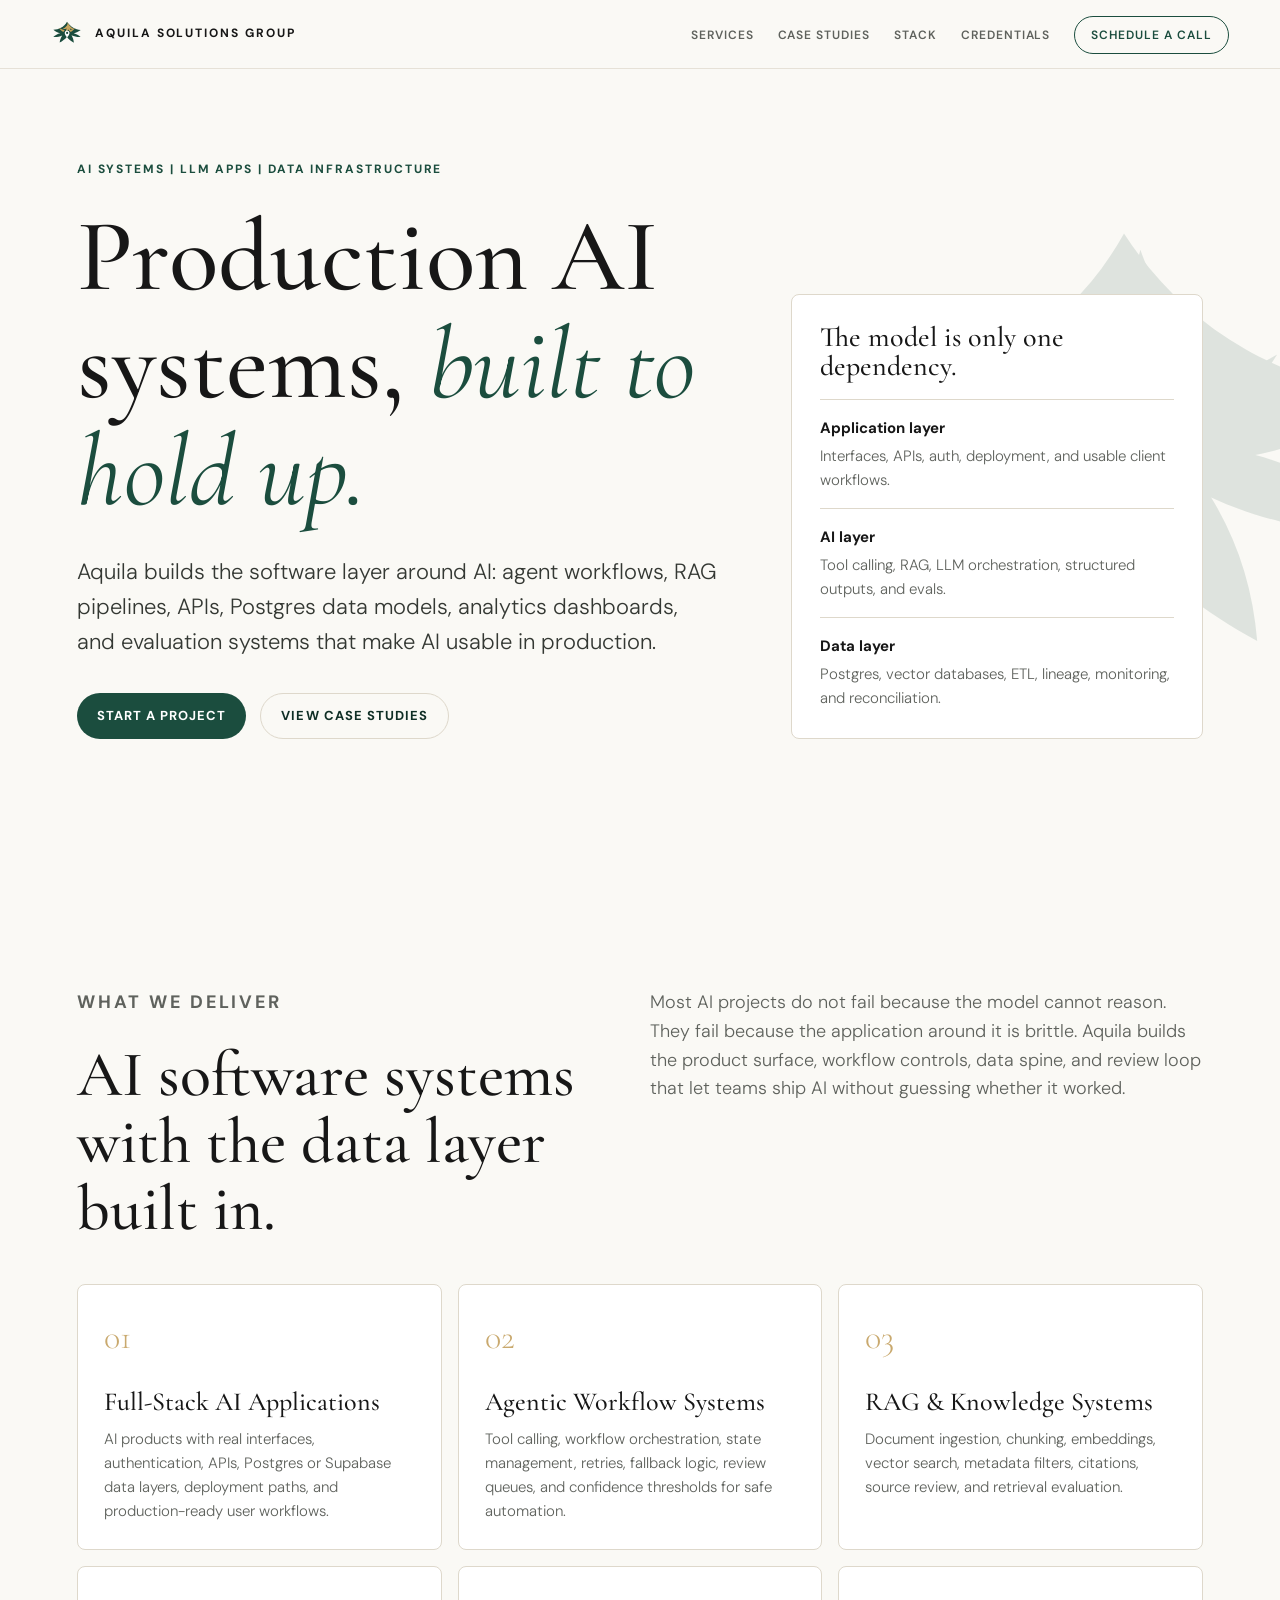
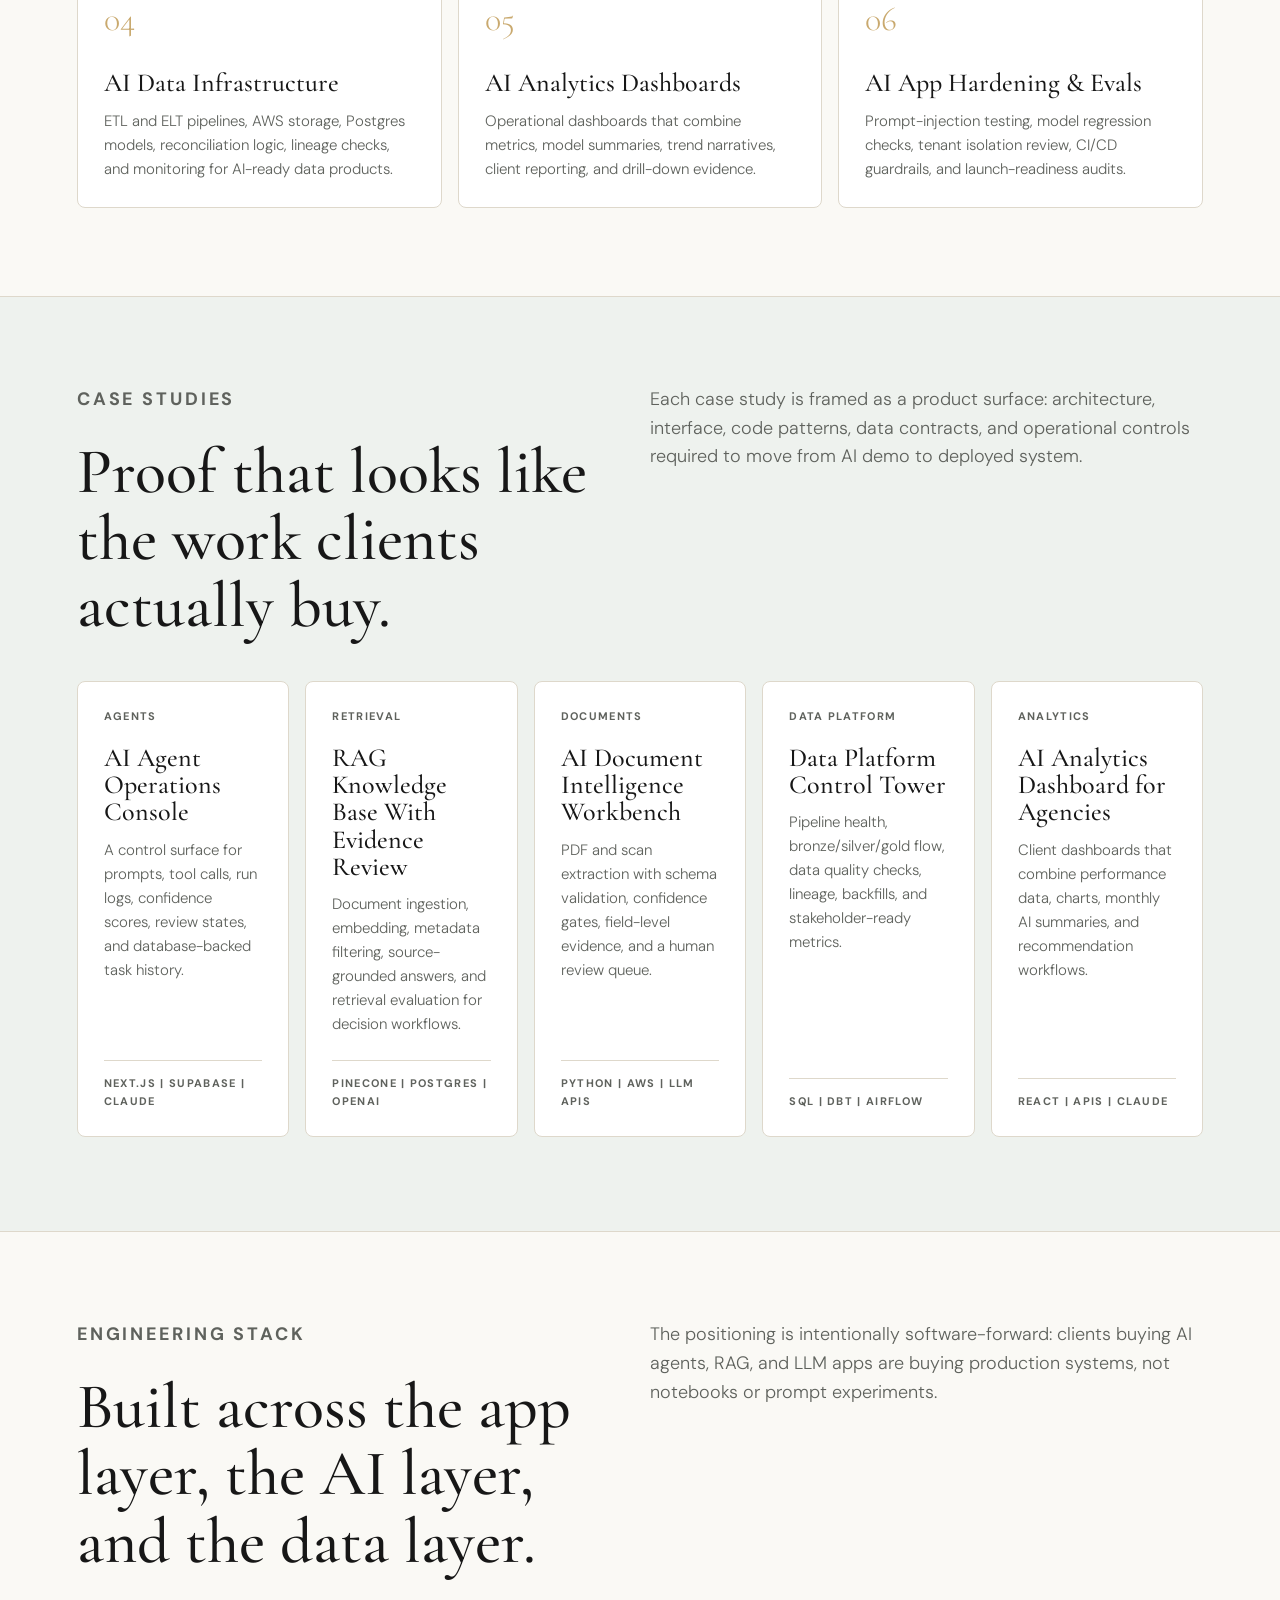
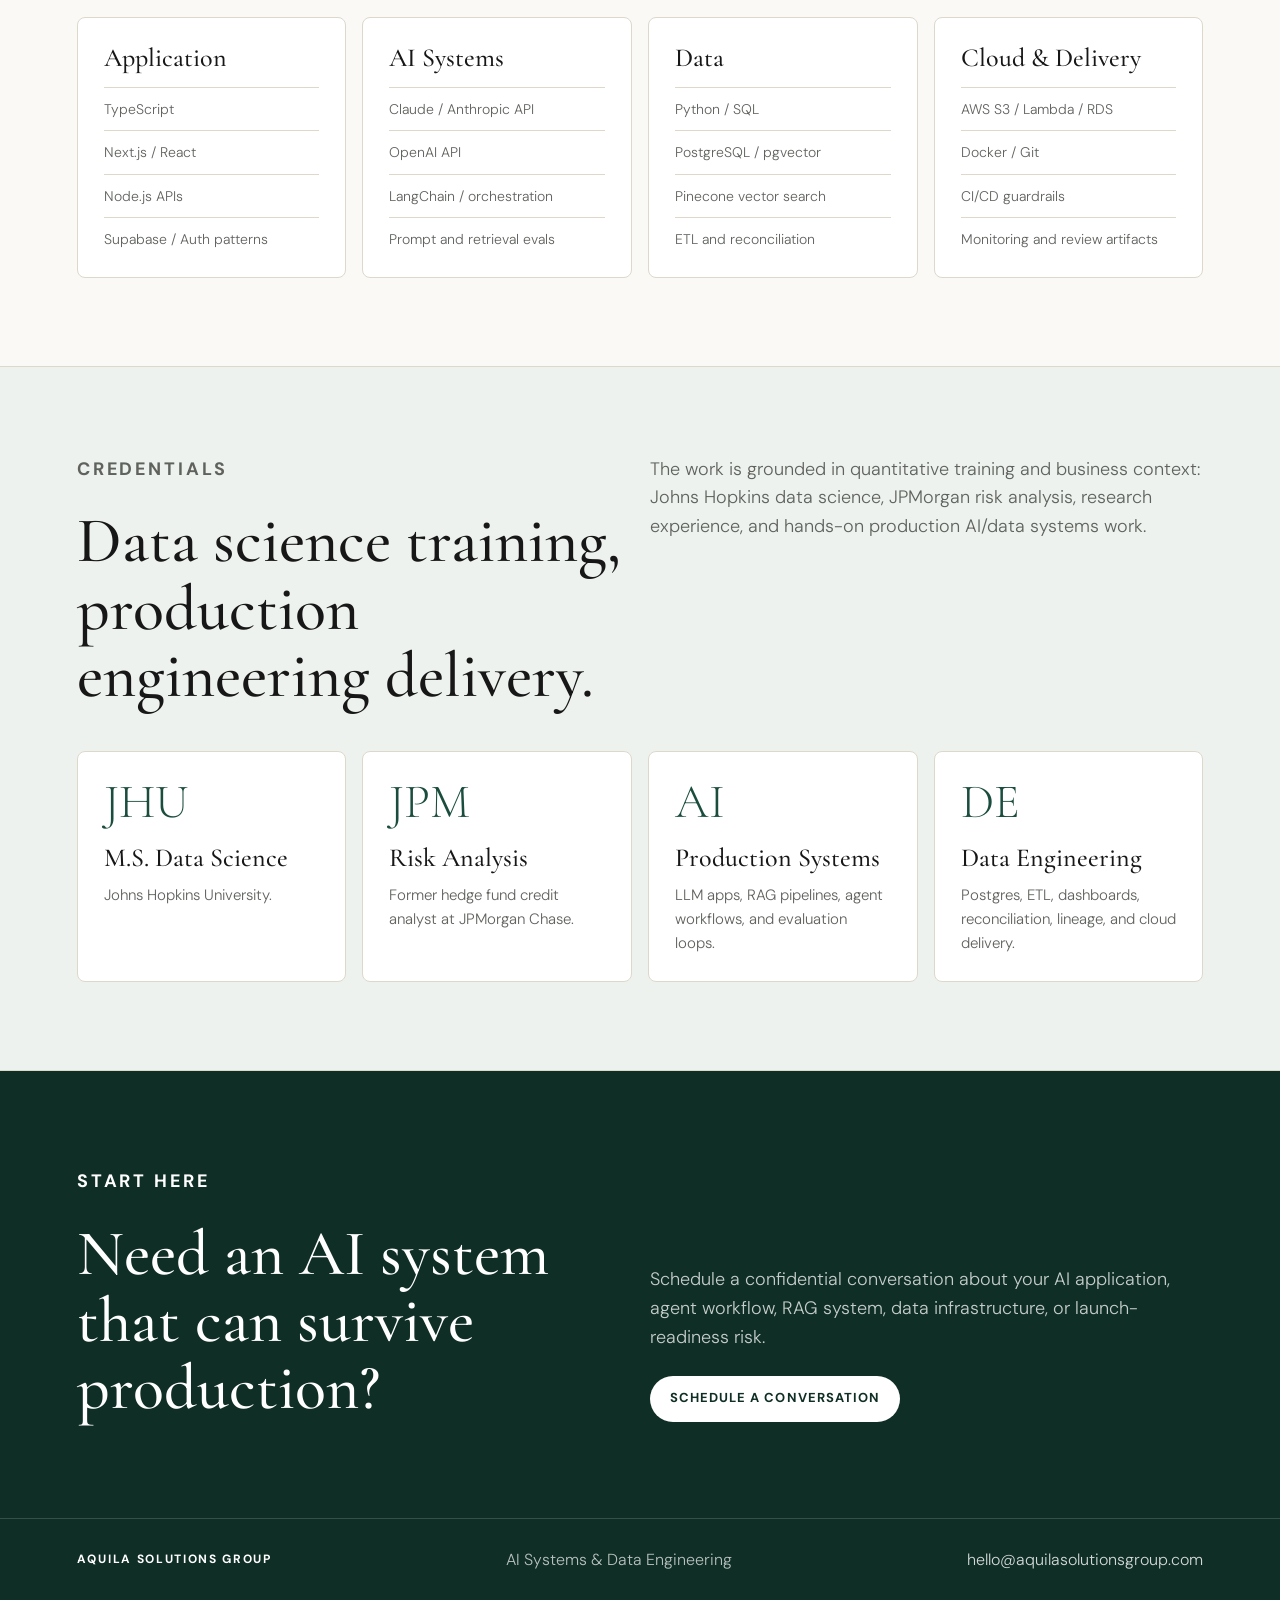
<file: index.html>
<!doctype html>
<html lang="en">
<head>
  <meta charset="utf-8">
  <meta name="viewport" content="width=device-width, initial-scale=1">
  <title>Aquila Solutions Group | AI Systems & Data Engineering</title>
  <meta name="description" content="Aquila Solutions Group builds production AI systems, LLM applications, agent workflows, RAG pipelines, data infrastructure, APIs, dashboards, and evaluation layers.">
  <meta name="keywords" content="AI systems engineering, LLM applications, AI agents, RAG pipelines, full-stack AI apps, API integration, Postgres, Supabase, data engineering, analytics dashboards">
  <meta property="og:type" content="website">
  <meta property="og:title" content="Aquila Solutions Group | Production AI systems, built to hold up.">
  <meta property="og:description" content="LLM apps, AI agents, RAG pipelines, APIs, Postgres data layers, dashboards, and evaluation systems for teams moving AI into production.">
  <meta property="og:url" content="https://aquilasolutionsgroup.com">
  <meta property="og:site_name" content="Aquila Solutions Group">
  <meta name="twitter:card" content="summary_large_image">
  <meta name="twitter:title" content="Aquila Solutions Group | AI Systems & Data Engineering">
  <meta name="twitter:description" content="Full-stack AI systems, RAG pipelines, agent workflows, data infrastructure, and analytics dashboards.">
  <link rel="icon" type="image/svg+xml" href="eagle-brand-colors.svg">
  <link rel="preconnect" href="https://fonts.googleapis.com">
  <link rel="preconnect" href="https://fonts.gstatic.com" crossorigin>
  <link href="https://fonts.googleapis.com/css2?family=Cormorant+Garamond:wght@400;500;600&family=DM+Sans:wght@300;400;500;600;700&display=swap" rel="stylesheet">
  <style>
    :root {
      --forest: #1b4d3e;
      --forest-deep: #0f2e25;
      --gold: #c9a96e;
      --gold-soft: #eee4d0;
      --paper: #faf9f5;
      --surface: #ffffff;
      --line: #ded8cb;
      --ink: #171717;
      --muted: #5f625d;
      --soft: #eef2ee;
    }

    * {
      box-sizing: border-box;
      margin: 0;
      padding: 0;
    }

    html {
      scroll-behavior: smooth;
    }

    body {
      background: var(--paper);
      color: var(--ink);
      font-family: "DM Sans", system-ui, -apple-system, BlinkMacSystemFont, "Segoe UI", sans-serif;
      font-weight: 300;
      line-height: 1.6;
      -webkit-font-smoothing: antialiased;
    }

    a {
      color: inherit;
      text-decoration: none;
    }

    .nav {
      align-items: center;
      background: rgba(250, 249, 245, 0.92);
      border-bottom: 1px solid rgba(222, 216, 203, 0.7);
      display: flex;
      justify-content: space-between;
      left: 0;
      padding: 18px clamp(20px, 4vw, 56px);
      position: fixed;
      right: 0;
      top: 0;
      z-index: 20;
      backdrop-filter: blur(14px);
    }

    .brand {
      align-items: center;
      display: flex;
      gap: 12px;
      font-size: 12px;
      font-weight: 700;
      letter-spacing: 0.16em;
      text-transform: uppercase;
    }

    .brand-mark {
      background: url("eagle-brand-colors.svg") center / contain no-repeat;
      height: 32px;
      width: 32px;
    }

    .nav-links {
      align-items: center;
      display: flex;
      gap: 24px;
      list-style: none;
    }

    .nav-links a {
      color: var(--muted);
      font-size: 12px;
      font-weight: 600;
      letter-spacing: 0.08em;
      text-transform: uppercase;
    }

    .nav-links a:hover {
      color: var(--forest);
    }

    .nav-cta {
      border: 1px solid var(--forest);
      border-radius: 999px;
      color: var(--forest) !important;
      padding: 10px 16px;
    }

    .menu-button {
      background: transparent;
      border: 0;
      display: none;
      flex-direction: column;
      gap: 5px;
      height: 36px;
      justify-content: center;
      width: 36px;
    }

    .menu-button span {
      background: var(--ink);
      display: block;
      height: 1px;
      width: 24px;
    }

    .hero {
      min-height: 100vh;
      overflow: hidden;
      padding: 160px clamp(20px, 6vw, 88px) 88px;
      position: relative;
    }

    .hero::after {
      background: var(--forest);
      content: "";
      height: min(62vw, 620px);
      opacity: 0.12;
      position: absolute;
      right: clamp(-240px, -12vw, -80px);
      top: 18%;
      width: min(62vw, 620px);
      -webkit-mask: url("eagle-brand-colors.svg") center / contain no-repeat;
      mask: url("eagle-brand-colors.svg") center / contain no-repeat;
    }

    .hero-grid {
      display: grid;
      gap: 48px;
      grid-template-columns: minmax(0, 1.05fr) minmax(280px, 0.65fr);
      margin: 0 auto;
      max-width: 1180px;
      position: relative;
      z-index: 1;
    }

    .eyebrow {
      color: var(--forest);
      font-size: 12px;
      font-weight: 700;
      letter-spacing: 0.16em;
      margin-bottom: 24px;
      text-transform: uppercase;
    }

    h1,
    h2,
    h3 {
      font-family: "Cormorant Garamond", Georgia, serif;
      font-weight: 500;
      line-height: 1.05;
    }

    h1 {
      font-size: clamp(56px, 8vw, 112px);
      max-width: 820px;
    }

    h1 em {
      color: var(--forest);
      font-style: italic;
      font-weight: 400;
    }

    .hero-copy {
      color: #343833;
      font-size: clamp(18px, 2vw, 22px);
      margin-top: 28px;
      max-width: 640px;
    }

    .hero-actions {
      display: flex;
      flex-wrap: wrap;
      gap: 14px;
      margin-top: 34px;
    }

    .button {
      align-items: center;
      border-radius: 999px;
      display: inline-flex;
      font-size: 13px;
      font-weight: 700;
      justify-content: center;
      letter-spacing: 0.08em;
      min-height: 46px;
      padding: 0 20px;
      text-transform: uppercase;
    }

    .button-primary {
      background: var(--forest);
      color: #fff;
    }

    .button-secondary {
      border: 1px solid var(--line);
      color: var(--forest-deep);
    }

    .hero-panel {
      align-self: end;
      background: var(--surface);
      border: 1px solid var(--line);
      border-radius: 8px;
      padding: 28px;
    }

    .hero-panel h2 {
      font-size: 28px;
      margin-bottom: 18px;
    }

    .panel-list {
      display: grid;
      gap: 16px;
      list-style: none;
    }

    .panel-list li {
      border-top: 1px solid var(--line);
      color: var(--muted);
      font-size: 15px;
      padding-top: 16px;
    }

    .panel-list strong {
      color: var(--ink);
      display: block;
      font-weight: 700;
      margin-bottom: 4px;
    }

    section {
      padding: 88px clamp(20px, 6vw, 88px);
    }

    .section-inner {
      margin: 0 auto;
      max-width: 1180px;
    }

    .section-head {
      display: grid;
      gap: 20px;
      grid-template-columns: minmax(0, 0.8fr) minmax(280px, 0.8fr);
      margin-bottom: 42px;
    }

    .section-head h2 {
      font-size: clamp(38px, 5vw, 64px);
    }

    .section-head p {
      color: var(--muted);
      font-size: 18px;
      max-width: 560px;
    }

    .services-grid,
    .case-grid,
    .stack-grid,
    .credential-grid {
      display: grid;
      gap: 16px;
    }

    .services-grid {
      grid-template-columns: repeat(3, minmax(0, 1fr));
    }

    .service-card,
    .case-card,
    .stack-card,
    .credential-card {
      background: var(--surface);
      border: 1px solid var(--line);
      border-radius: 8px;
      padding: 26px;
    }

    .service-number {
      color: var(--gold);
      display: block;
      font-family: "Cormorant Garamond", Georgia, serif;
      font-size: 34px;
      margin-bottom: 22px;
    }

    .service-card h3,
    .case-card h3,
    .stack-card h3,
    .credential-card h3 {
      font-size: 26px;
      margin-bottom: 12px;
    }

    .service-card p,
    .case-card p,
    .stack-card p,
    .credential-card p {
      color: var(--muted);
      font-size: 15px;
    }

    .case-studies,
    .credentials {
      background: var(--soft);
      border-bottom: 1px solid var(--line);
      border-top: 1px solid var(--line);
    }

    .case-grid {
      grid-template-columns: repeat(5, minmax(210px, 1fr));
      overflow-x: auto;
      padding-bottom: 6px;
    }

    .case-card {
      display: flex;
      flex-direction: column;
      justify-content: space-between;
      min-height: 260px;
      transition: border-color 180ms ease, box-shadow 180ms ease, transform 180ms ease;
    }

    .case-card:hover {
      border-color: rgba(27, 77, 62, 0.34);
      box-shadow: 0 18px 48px rgba(15, 46, 37, 0.08);
      transform: translateY(-3px);
    }

    .case-kicker,
    .case-stack {
      color: var(--forest);
      font-size: 11px !important;
      font-weight: 700;
      letter-spacing: 0.12em;
      text-transform: uppercase;
    }

    .case-kicker {
      margin-bottom: 18px;
    }

    .case-stack {
      border-top: 1px solid var(--line);
      margin-top: 24px;
      padding-top: 14px;
    }

    .stack-grid {
      grid-template-columns: repeat(4, minmax(0, 1fr));
    }

    .stack-list {
      display: grid;
      gap: 10px;
      list-style: none;
      margin-top: 16px;
    }

    .stack-list li {
      border-top: 1px solid var(--line);
      color: var(--muted);
      font-size: 14px;
      padding-top: 10px;
    }

    .credential-grid {
      grid-template-columns: repeat(4, minmax(0, 1fr));
    }

    .credential-value {
      color: var(--forest);
      display: block;
      font-family: "Cormorant Garamond", Georgia, serif;
      font-size: 48px;
      line-height: 1;
      margin-bottom: 18px;
    }

    .cta {
      background: var(--forest-deep);
      color: #fff;
      padding-bottom: 96px;
      padding-top: 96px;
    }

    .cta .section-head {
      align-items: end;
      margin-bottom: 0;
    }

    .cta .eyebrow,
    .cta h2 {
      color: #fff;
    }

    .cta p {
      color: rgba(255, 255, 255, 0.76);
    }

    .cta .button {
      background: #fff;
      color: var(--forest-deep);
      margin-top: 24px;
    }

    .footer {
      align-items: center;
      background: var(--forest-deep);
      border-top: 1px solid rgba(255, 255, 255, 0.16);
      color: rgba(255, 255, 255, 0.7);
      display: flex;
      flex-wrap: wrap;
      gap: 16px;
      justify-content: space-between;
      padding: 28px clamp(20px, 6vw, 88px);
    }

    .footer strong {
      color: #fff;
      font-size: 12px;
      letter-spacing: 0.14em;
      text-transform: uppercase;
    }

    .footer a {
      color: rgba(255, 255, 255, 0.82);
    }

    @media (max-width: 980px) {
      .nav-links {
        background: var(--paper);
        border-bottom: 1px solid var(--line);
        display: none;
        flex-direction: column;
        left: 0;
        padding: 24px;
        position: absolute;
        right: 0;
        top: 68px;
      }

      .nav-links.open {
        display: flex;
      }

      .menu-button {
        display: flex;
      }

      .hero-grid,
      .section-head {
        grid-template-columns: 1fr;
      }

      .hero-panel {
        align-self: start;
      }

      .services-grid,
      .stack-grid,
      .credential-grid {
        grid-template-columns: repeat(2, minmax(0, 1fr));
      }
    }

    @media (max-width: 640px) {
      .brand span {
        display: none;
      }

      .hero {
        padding-top: 124px;
      }

      .hero::after {
        opacity: 0.08;
        right: -240px;
        top: 120px;
        width: 560px;
      }

      .services-grid,
      .stack-grid,
      .credential-grid {
        grid-template-columns: 1fr;
      }

      section {
        padding-bottom: 68px;
        padding-top: 68px;
      }
    }
  </style>
</head>
<body>
  <nav class="nav" aria-label="Primary navigation">
    <a class="brand" href="#home" aria-label="Aquila Solutions Group home">
      <span class="brand-mark" aria-hidden="true"></span>
      <span>Aquila Solutions Group</span>
    </a>
    <button class="menu-button" type="button" aria-label="Toggle navigation" aria-expanded="false">
      <span></span>
      <span></span>
      <span></span>
    </button>
    <ul class="nav-links">
      <li><a href="#services">Services</a></li>
      <li><a href="#case-studies">Case Studies</a></li>
      <li><a href="#stack">Stack</a></li>
      <li><a href="#credentials">Credentials</a></li>
      <li><a class="nav-cta" href="#contact">Schedule a Call</a></li>
    </ul>
  </nav>

  <main>
    <section class="hero" id="home">
      <div class="hero-grid">
        <div>
          <p class="eyebrow">AI Systems | LLM Apps | Data Infrastructure</p>
          <h1>Production AI systems, <em>built to hold up.</em></h1>
          <p class="hero-copy">Aquila builds the software layer around AI: agent workflows, RAG pipelines, APIs, Postgres data models, analytics dashboards, and evaluation systems that make AI usable in production.</p>
          <div class="hero-actions">
            <a class="button button-primary" href="mailto:hello@aquilasolutionsgroup.com">Start a Project</a>
            <a class="button button-secondary" href="#case-studies">View Case Studies</a>
          </div>
        </div>
        <aside class="hero-panel" aria-label="Operating model">
          <h2>The model is only one dependency.</h2>
          <ul class="panel-list">
            <li><strong>Application layer</strong> Interfaces, APIs, auth, deployment, and usable client workflows.</li>
            <li><strong>AI layer</strong> Tool calling, RAG, LLM orchestration, structured outputs, and evals.</li>
            <li><strong>Data layer</strong> Postgres, vector databases, ETL, lineage, monitoring, and reconciliation.</li>
          </ul>
        </aside>
      </div>
    </section>

    <section id="services">
      <div class="section-inner">
        <div class="section-head">
          <div>
            <p class="eyebrow">What We Deliver</p>
            <h2>AI software systems with the data layer built in.</h2>
          </div>
          <p>Most AI projects do not fail because the model cannot reason. They fail because the application around it is brittle. Aquila builds the product surface, workflow controls, data spine, and review loop that let teams ship AI without guessing whether it worked.</p>
        </div>
        <div class="services-grid">
          <article class="service-card">
            <span class="service-number">01</span>
            <h3>Full-Stack AI Applications</h3>
            <p>AI products with real interfaces, authentication, APIs, Postgres or Supabase data layers, deployment paths, and production-ready user workflows.</p>
          </article>
          <article class="service-card">
            <span class="service-number">02</span>
            <h3>Agentic Workflow Systems</h3>
            <p>Tool calling, workflow orchestration, state management, retries, fallback logic, review queues, and confidence thresholds for safe automation.</p>
          </article>
          <article class="service-card">
            <span class="service-number">03</span>
            <h3>RAG & Knowledge Systems</h3>
            <p>Document ingestion, chunking, embeddings, vector search, metadata filters, citations, source review, and retrieval evaluation.</p>
          </article>
          <article class="service-card">
            <span class="service-number">04</span>
            <h3>AI Data Infrastructure</h3>
            <p>ETL and ELT pipelines, AWS storage, Postgres models, reconciliation logic, lineage checks, and monitoring for AI-ready data products.</p>
          </article>
          <article class="service-card">
            <span class="service-number">05</span>
            <h3>AI Analytics Dashboards</h3>
            <p>Operational dashboards that combine metrics, model summaries, trend narratives, client reporting, and drill-down evidence.</p>
          </article>
          <article class="service-card">
            <span class="service-number">06</span>
            <h3>AI App Hardening & Evals</h3>
            <p>Prompt-injection testing, model regression checks, tenant isolation review, CI/CD guardrails, and launch-readiness audits.</p>
          </article>
        </div>
      </div>
    </section>

    <section class="case-studies" id="case-studies">
      <div class="section-inner">
        <div class="section-head">
          <div>
            <p class="eyebrow">Case Studies</p>
            <h2>Proof that looks like the work clients actually buy.</h2>
          </div>
          <p>Each case study is framed as a product surface: architecture, interface, code patterns, data contracts, and operational controls required to move from AI demo to deployed system.</p>
        </div>
        <div class="case-grid">
          <a class="case-card" href="case-studies/agent-operations-console/">
            <div>
              <p class="case-kicker">Agents</p>
              <h3>AI Agent Operations Console</h3>
              <p>A control surface for prompts, tool calls, run logs, confidence scores, review states, and database-backed task history.</p>
            </div>
            <p class="case-stack">Next.js | Supabase | Claude</p>
          </a>
          <a class="case-card" href="case-studies/rag-knowledge-base/">
            <div>
              <p class="case-kicker">Retrieval</p>
              <h3>RAG Knowledge Base With Evidence Review</h3>
              <p>Document ingestion, embedding, metadata filtering, source-grounded answers, and retrieval evaluation for decision workflows.</p>
            </div>
            <p class="case-stack">Pinecone | Postgres | OpenAI</p>
          </a>
          <a class="case-card" href="case-studies/document-intelligence-workbench/">
            <div>
              <p class="case-kicker">Documents</p>
              <h3>AI Document Intelligence Workbench</h3>
              <p>PDF and scan extraction with schema validation, confidence gates, field-level evidence, and a human review queue.</p>
            </div>
            <p class="case-stack">Python | AWS | LLM APIs</p>
          </a>
          <a class="case-card" href="case-studies/data-platform-control-tower/">
            <div>
              <p class="case-kicker">Data Platform</p>
              <h3>Data Platform Control Tower</h3>
              <p>Pipeline health, bronze/silver/gold flow, data quality checks, lineage, backfills, and stakeholder-ready metrics.</p>
            </div>
            <p class="case-stack">SQL | dbt | Airflow</p>
          </a>
          <a class="case-card" href="case-studies/ai-analytics-dashboard/">
            <div>
              <p class="case-kicker">Analytics</p>
              <h3>AI Analytics Dashboard for Agencies</h3>
              <p>Client dashboards that combine performance data, charts, monthly AI summaries, and recommendation workflows.</p>
            </div>
            <p class="case-stack">React | APIs | Claude</p>
          </a>
        </div>
      </div>
    </section>

    <section id="stack">
      <div class="section-inner">
        <div class="section-head">
          <div>
            <p class="eyebrow">Engineering Stack</p>
            <h2>Built across the app layer, the AI layer, and the data layer.</h2>
          </div>
          <p>The positioning is intentionally software-forward: clients buying AI agents, RAG, and LLM apps are buying production systems, not notebooks or prompt experiments.</p>
        </div>
        <div class="stack-grid">
          <article class="stack-card">
            <h3>Application</h3>
            <ul class="stack-list">
              <li>TypeScript</li>
              <li>Next.js / React</li>
              <li>Node.js APIs</li>
              <li>Supabase / Auth patterns</li>
            </ul>
          </article>
          <article class="stack-card">
            <h3>AI Systems</h3>
            <ul class="stack-list">
              <li>Claude / Anthropic API</li>
              <li>OpenAI API</li>
              <li>LangChain / orchestration</li>
              <li>Prompt and retrieval evals</li>
            </ul>
          </article>
          <article class="stack-card">
            <h3>Data</h3>
            <ul class="stack-list">
              <li>Python / SQL</li>
              <li>PostgreSQL / pgvector</li>
              <li>Pinecone vector search</li>
              <li>ETL and reconciliation</li>
            </ul>
          </article>
          <article class="stack-card">
            <h3>Cloud & Delivery</h3>
            <ul class="stack-list">
              <li>AWS S3 / Lambda / RDS</li>
              <li>Docker / Git</li>
              <li>CI/CD guardrails</li>
              <li>Monitoring and review artifacts</li>
            </ul>
          </article>
        </div>
      </div>
    </section>

    <section class="credentials" id="credentials">
      <div class="section-inner">
        <div class="section-head">
          <div>
            <p class="eyebrow">Credentials</p>
            <h2>Data science training, production engineering delivery.</h2>
          </div>
          <p>The work is grounded in quantitative training and business context: Johns Hopkins data science, JPMorgan risk analysis, research experience, and hands-on production AI/data systems work.</p>
        </div>
        <div class="credential-grid">
          <article class="credential-card">
            <span class="credential-value">JHU</span>
            <h3>M.S. Data Science</h3>
            <p>Johns Hopkins University.</p>
          </article>
          <article class="credential-card">
            <span class="credential-value">JPM</span>
            <h3>Risk Analysis</h3>
            <p>Former hedge fund credit analyst at JPMorgan Chase.</p>
          </article>
          <article class="credential-card">
            <span class="credential-value">AI</span>
            <h3>Production Systems</h3>
            <p>LLM apps, RAG pipelines, agent workflows, and evaluation loops.</p>
          </article>
          <article class="credential-card">
            <span class="credential-value">DE</span>
            <h3>Data Engineering</h3>
            <p>Postgres, ETL, dashboards, reconciliation, lineage, and cloud delivery.</p>
          </article>
        </div>
      </div>
    </section>

    <section class="cta" id="contact">
      <div class="section-inner">
        <div class="section-head">
          <div>
            <p class="eyebrow">Start Here</p>
            <h2>Need an AI system that can survive production?</h2>
          </div>
          <div>
            <p>Schedule a confidential conversation about your AI application, agent workflow, RAG system, data infrastructure, or launch-readiness risk.</p>
            <a class="button" href="mailto:hello@aquilasolutionsgroup.com">Schedule a Conversation</a>
          </div>
        </div>
      </div>
    </section>
  </main>

  <footer class="footer">
    <strong>Aquila Solutions Group</strong>
    <span>AI Systems & Data Engineering</span>
    <a href="mailto:hello@aquilasolutionsgroup.com">hello@aquilasolutionsgroup.com</a>
  </footer>

  <script>
    const menuButton = document.querySelector(".menu-button");
    const navLinks = document.querySelector(".nav-links");

    menuButton.addEventListener("click", () => {
      const isOpen = navLinks.classList.toggle("open");
      menuButton.setAttribute("aria-expanded", String(isOpen));
    });

    navLinks.querySelectorAll("a").forEach((link) => {
      link.addEventListener("click", () => {
        navLinks.classList.remove("open");
        menuButton.setAttribute("aria-expanded", "false");
      });
    });
  </script>
</body>
</html>
</file>
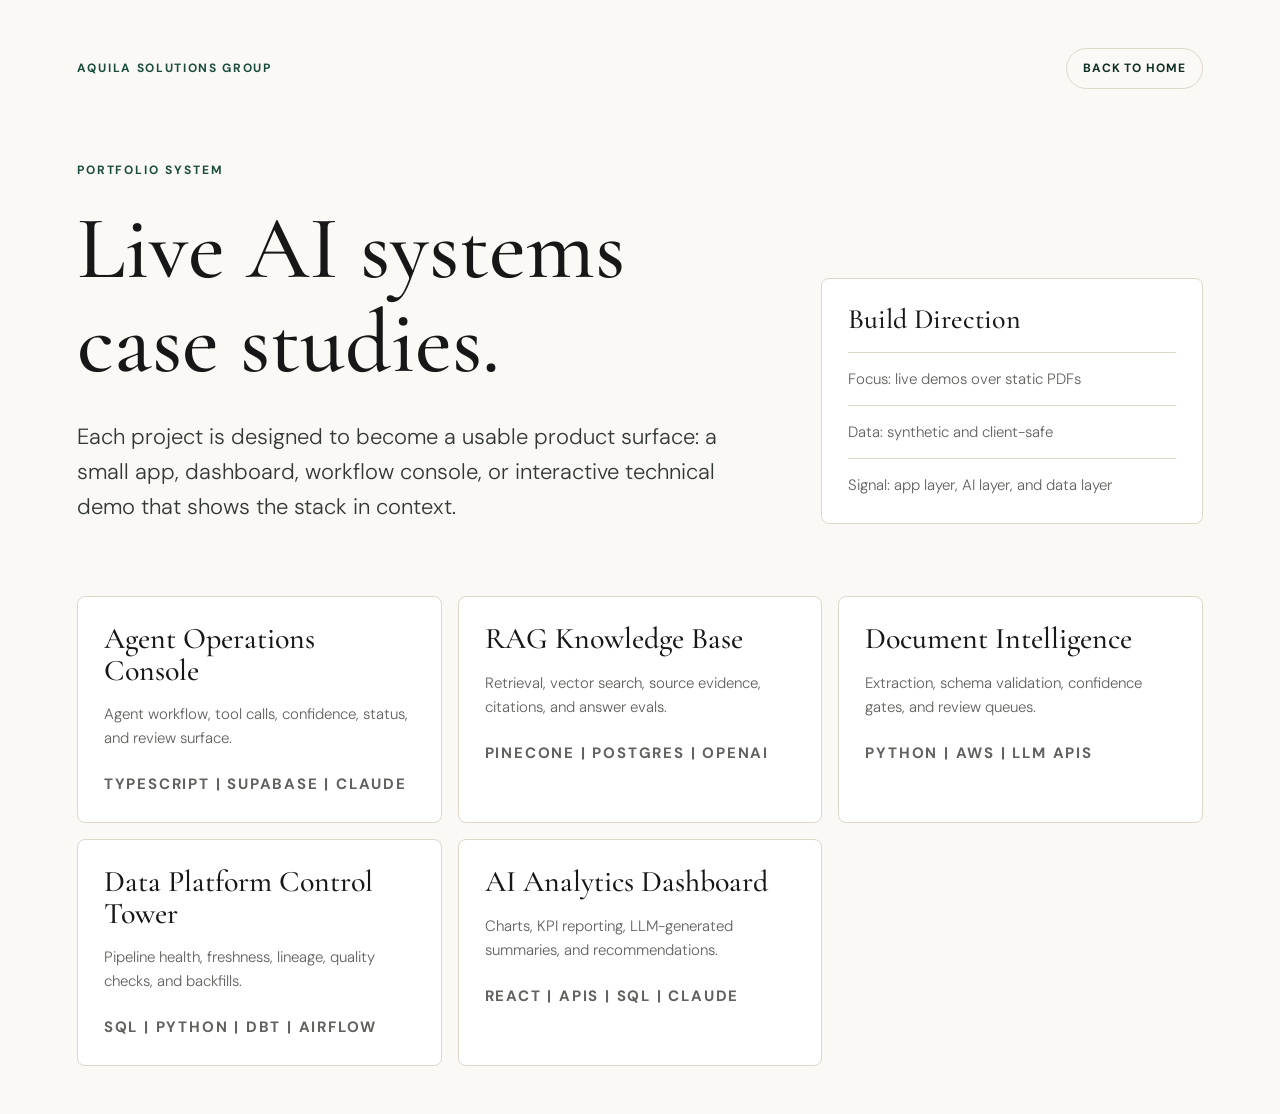
<file: case-studies/index.html>
<!doctype html>
<html lang="en">
<head>
  <meta charset="utf-8">
  <meta name="viewport" content="width=device-width, initial-scale=1">
  <title>Case Studies | Aquila Solutions Group</title>
  <link rel="preconnect" href="https://fonts.googleapis.com">
  <link rel="preconnect" href="https://fonts.gstatic.com" crossorigin>
  <link href="https://fonts.googleapis.com/css2?family=Cormorant+Garamond:wght@400;500;600&family=DM+Sans:wght@300;400;500;600;700&display=swap" rel="stylesheet">
  <link rel="stylesheet" href="case-study.css">
</head>
<body>
  <div class="shell">
    <header class="topbar">
      <a class="brand" href="../">Aquila Solutions Group</a>
      <a class="back-link" href="../">Back to home</a>
    </header>
    <main>
      <section class="hero">
        <div>
          <p class="eyebrow">Portfolio System</p>
          <h1>Live AI systems case studies.</h1>
          <p class="summary">Each project is designed to become a usable product surface: a small app, dashboard, workflow console, or interactive technical demo that shows the stack in context.</p>
        </div>
        <aside class="status-card">
          <h2>Build Direction</h2>
          <ul class="status-list">
            <li>Focus: live demos over static PDFs</li>
            <li>Data: synthetic and client-safe</li>
            <li>Signal: app layer, AI layer, and data layer</li>
          </ul>
        </aside>
      </section>
      <section class="grid">
        <a class="card" href="agent-operations-console/">
          <h2>Agent Operations Console</h2>
          <p>Agent workflow, tool calls, confidence, status, and review surface.</p>
          <p class="stack">TypeScript | Supabase | Claude</p>
        </a>
        <a class="card" href="rag-knowledge-base/">
          <h2>RAG Knowledge Base</h2>
          <p>Retrieval, vector search, source evidence, citations, and answer evals.</p>
          <p class="stack">Pinecone | Postgres | OpenAI</p>
        </a>
        <a class="card" href="document-intelligence-workbench/">
          <h2>Document Intelligence</h2>
          <p>Extraction, schema validation, confidence gates, and review queues.</p>
          <p class="stack">Python | AWS | LLM APIs</p>
        </a>
        <a class="card" href="data-platform-control-tower/">
          <h2>Data Platform Control Tower</h2>
          <p>Pipeline health, freshness, lineage, quality checks, and backfills.</p>
          <p class="stack">SQL | Python | dbt | Airflow</p>
        </a>
        <a class="card" href="ai-analytics-dashboard/">
          <h2>AI Analytics Dashboard</h2>
          <p>Charts, KPI reporting, LLM-generated summaries, and recommendations.</p>
          <p class="stack">React | APIs | SQL | Claude</p>
        </a>
      </section>
    </main>
  </div>
</body>
</html>
</file>
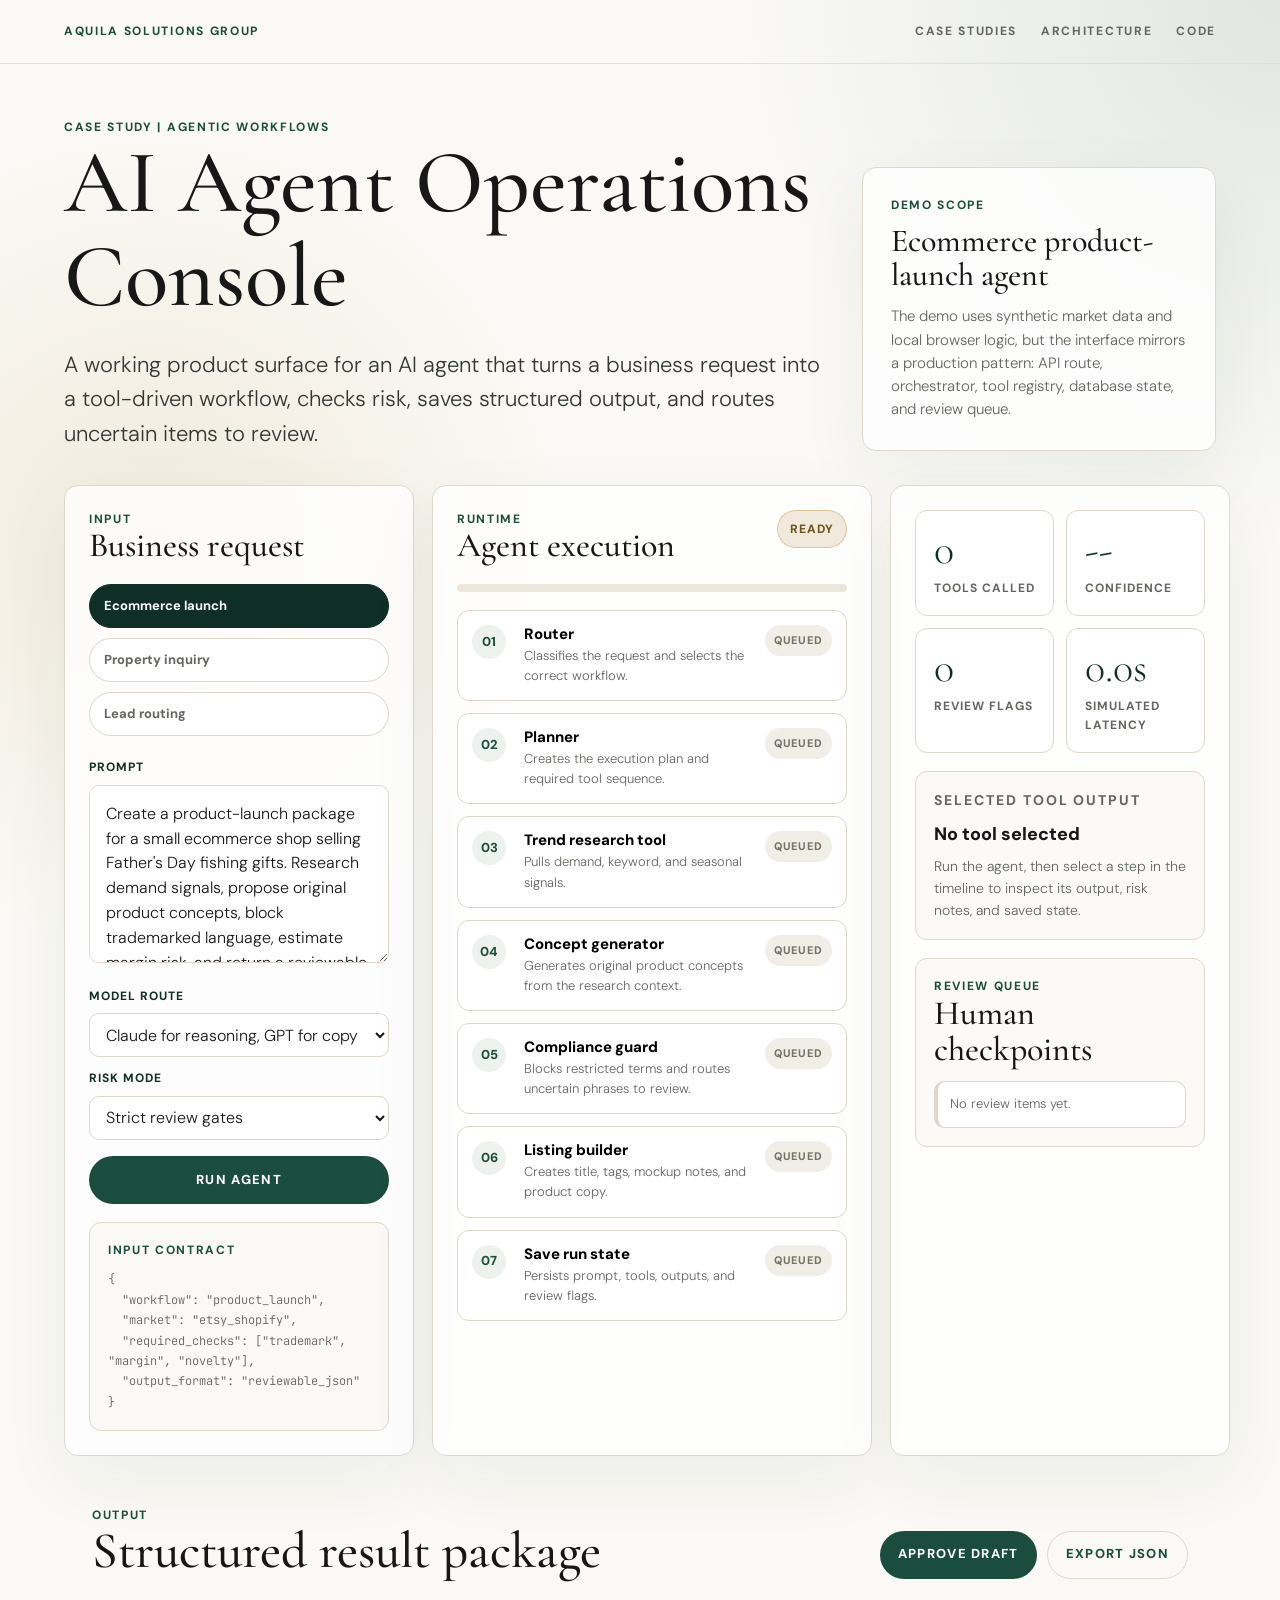
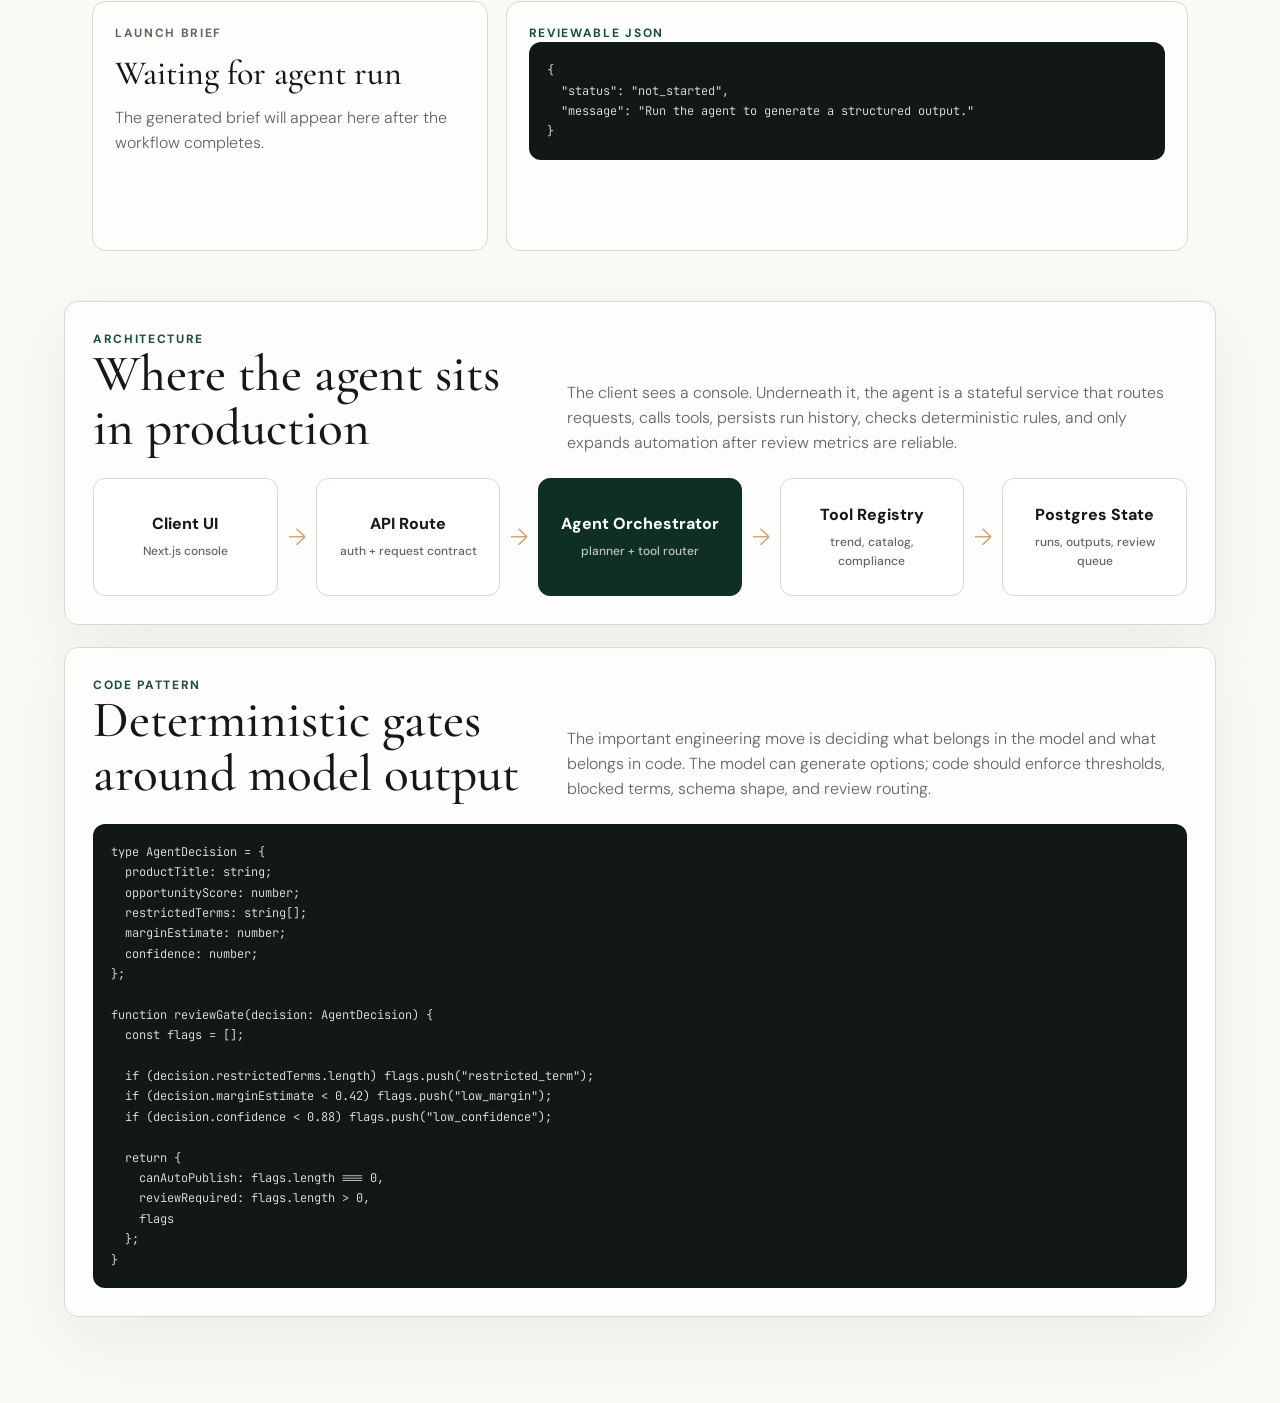
<file: case-studies/agent-operations-console/index.html>
<!doctype html>
<html lang="en">
<head>
  <meta charset="utf-8">
  <meta name="viewport" content="width=device-width, initial-scale=1">
  <title>AI Agent Operations Console | Aquila Solutions Group</title>
  <meta name="description" content="Interactive case study showing a production-style AI agent console with tool calls, run state, review gates, structured outputs, and database-backed workflow design.">
  <link rel="preconnect" href="https://fonts.googleapis.com">
  <link rel="preconnect" href="https://fonts.gstatic.com" crossorigin>
  <link href="https://fonts.googleapis.com/css2?family=Cormorant+Garamond:wght@400;500;600&family=DM+Sans:wght@300;400;500;600;700&family=JetBrains+Mono:wght@400;500;600&display=swap" rel="stylesheet">
  <link rel="icon" type="image/svg+xml" href="../../eagle-brand-colors.svg">
  <link rel="stylesheet" href="styles.css">
</head>
<body>
  <header class="topbar">
    <a class="brand" href="../../">Aquila Solutions Group</a>
    <nav class="topnav" aria-label="Case study navigation">
      <a href="../../#case-studies">Case Studies</a>
      <a href="#architecture">Architecture</a>
      <a href="#code">Code</a>
    </nav>
  </header>

  <main>
    <section class="hero">
      <div class="hero-copy">
        <p class="eyebrow">Case Study | Agentic Workflows</p>
        <h1>AI Agent Operations Console</h1>
        <p class="summary">A working product surface for an AI agent that turns a business request into a tool-driven workflow, checks risk, saves structured output, and routes uncertain items to review.</p>
      </div>
      <aside class="hero-card" aria-label="Demo scope">
        <p class="card-label">Demo Scope</p>
        <h2>Ecommerce product-launch agent</h2>
        <p>The demo uses synthetic market data and local browser logic, but the interface mirrors a production pattern: API route, orchestrator, tool registry, database state, and review queue.</p>
      </aside>
    </section>

    <section class="console" aria-label="Agent operations console">
      <div class="prompt-panel">
        <div class="panel-heading">
          <p class="eyebrow">Input</p>
          <h2>Business request</h2>
        </div>

        <div class="scenario-list" role="tablist" aria-label="Prompt scenarios">
          <button class="scenario is-active" type="button" data-scenario="ecommerce">Ecommerce launch</button>
          <button class="scenario" type="button" data-scenario="property">Property inquiry</button>
          <button class="scenario" type="button" data-scenario="leads">Lead routing</button>
        </div>

        <label class="field-label" for="promptInput">Prompt</label>
        <textarea id="promptInput" spellcheck="false"></textarea>

        <div class="controls-grid">
          <label>
            <span>Model route</span>
            <select id="modelRoute">
              <option>Claude for reasoning, GPT for copy</option>
              <option>Claude only</option>
              <option>OpenAI only</option>
            </select>
          </label>
          <label>
            <span>Risk mode</span>
            <select id="riskMode">
              <option>Strict review gates</option>
              <option>Balanced automation</option>
              <option>Low-friction draft mode</option>
            </select>
          </label>
        </div>

        <button class="run-button" id="runButton" type="button">Run Agent</button>

        <div class="contract-card">
          <p class="card-label">Input contract</p>
          <pre>{
  "workflow": "product_launch",
  "market": "etsy_shopify",
  "required_checks": ["trademark", "margin", "novelty"],
  "output_format": "reviewable_json"
}</pre>
        </div>
      </div>

      <div class="run-panel">
        <div class="run-header">
          <div>
            <p class="eyebrow">Runtime</p>
            <h2>Agent execution</h2>
          </div>
          <div class="run-state" id="runState">Ready</div>
        </div>

        <div class="progress-shell" aria-label="Run progress">
          <div class="progress-bar" id="progressBar"></div>
        </div>

        <div class="timeline" id="timeline"></div>
      </div>

      <aside class="monitor-panel">
        <div class="metric-grid">
          <div class="metric">
            <span id="toolCount">0</span>
            <p>tools called</p>
          </div>
          <div class="metric">
            <span id="confidenceScore">--</span>
            <p>confidence</p>
          </div>
          <div class="metric">
            <span id="reviewCount">0</span>
            <p>review flags</p>
          </div>
          <div class="metric">
            <span id="latency">0.0s</span>
            <p>simulated latency</p>
          </div>
        </div>

        <div class="detail-card">
          <p class="card-label">Selected tool output</p>
          <h3 id="detailTitle">No tool selected</h3>
          <p id="detailBody">Run the agent, then select a step in the timeline to inspect its output, risk notes, and saved state.</p>
        </div>

        <div class="review-card">
          <div class="panel-heading compact">
            <p class="eyebrow">Review Queue</p>
            <h2>Human checkpoints</h2>
          </div>
          <ul id="reviewQueue">
            <li class="empty">No review items yet.</li>
          </ul>
        </div>
      </aside>
    </section>

    <section class="output-section">
      <div class="section-head">
        <div>
          <p class="eyebrow">Output</p>
          <h2>Structured result package</h2>
        </div>
        <div class="output-actions">
          <button id="approveButton" type="button">Approve Draft</button>
          <button id="exportButton" type="button">Export JSON</button>
        </div>
      </div>

      <div class="output-grid">
        <article class="brief-card">
          <p class="card-label">Launch brief</p>
          <h3 id="briefTitle">Waiting for agent run</h3>
          <p id="briefSummary">The generated brief will appear here after the workflow completes.</p>
          <div class="brief-tags" id="briefTags"></div>
        </article>
        <article class="json-card">
          <p class="card-label">Reviewable JSON</p>
          <pre id="jsonOutput">{
  "status": "not_started",
  "message": "Run the agent to generate a structured output."
}</pre>
        </article>
      </div>
    </section>

    <section class="architecture" id="architecture">
      <div class="section-head">
        <div>
          <p class="eyebrow">Architecture</p>
          <h2>Where the agent sits in production</h2>
        </div>
        <p class="section-copy">The client sees a console. Underneath it, the agent is a stateful service that routes requests, calls tools, persists run history, checks deterministic rules, and only expands automation after review metrics are reliable.</p>
      </div>

      <div class="architecture-flow" aria-label="Production architecture">
        <div class="node">Client UI<br><span>Next.js console</span></div>
        <div class="arrow">→</div>
        <div class="node">API Route<br><span>auth + request contract</span></div>
        <div class="arrow">→</div>
        <div class="node node-strong">Agent Orchestrator<br><span>planner + tool router</span></div>
        <div class="arrow">→</div>
        <div class="node">Tool Registry<br><span>trend, catalog, compliance</span></div>
        <div class="arrow">→</div>
        <div class="node">Postgres State<br><span>runs, outputs, review queue</span></div>
      </div>
    </section>

    <section class="code-section" id="code">
      <div class="section-head">
        <div>
          <p class="eyebrow">Code Pattern</p>
          <h2>Deterministic gates around model output</h2>
        </div>
        <p class="section-copy">The important engineering move is deciding what belongs in the model and what belongs in code. The model can generate options; code should enforce thresholds, blocked terms, schema shape, and review routing.</p>
      </div>
      <pre class="code-block"><code>type AgentDecision = {
  productTitle: string;
  opportunityScore: number;
  restrictedTerms: string[];
  marginEstimate: number;
  confidence: number;
};

function reviewGate(decision: AgentDecision) {
  const flags = [];

  if (decision.restrictedTerms.length) flags.push("restricted_term");
  if (decision.marginEstimate < 0.42) flags.push("low_margin");
  if (decision.confidence < 0.88) flags.push("low_confidence");

  return {
    canAutoPublish: flags.length === 0,
    reviewRequired: flags.length > 0,
    flags
  };
}</code></pre>
    </section>
  </main>

  <script src="app.js"></script>
</body>
</html>
</file>
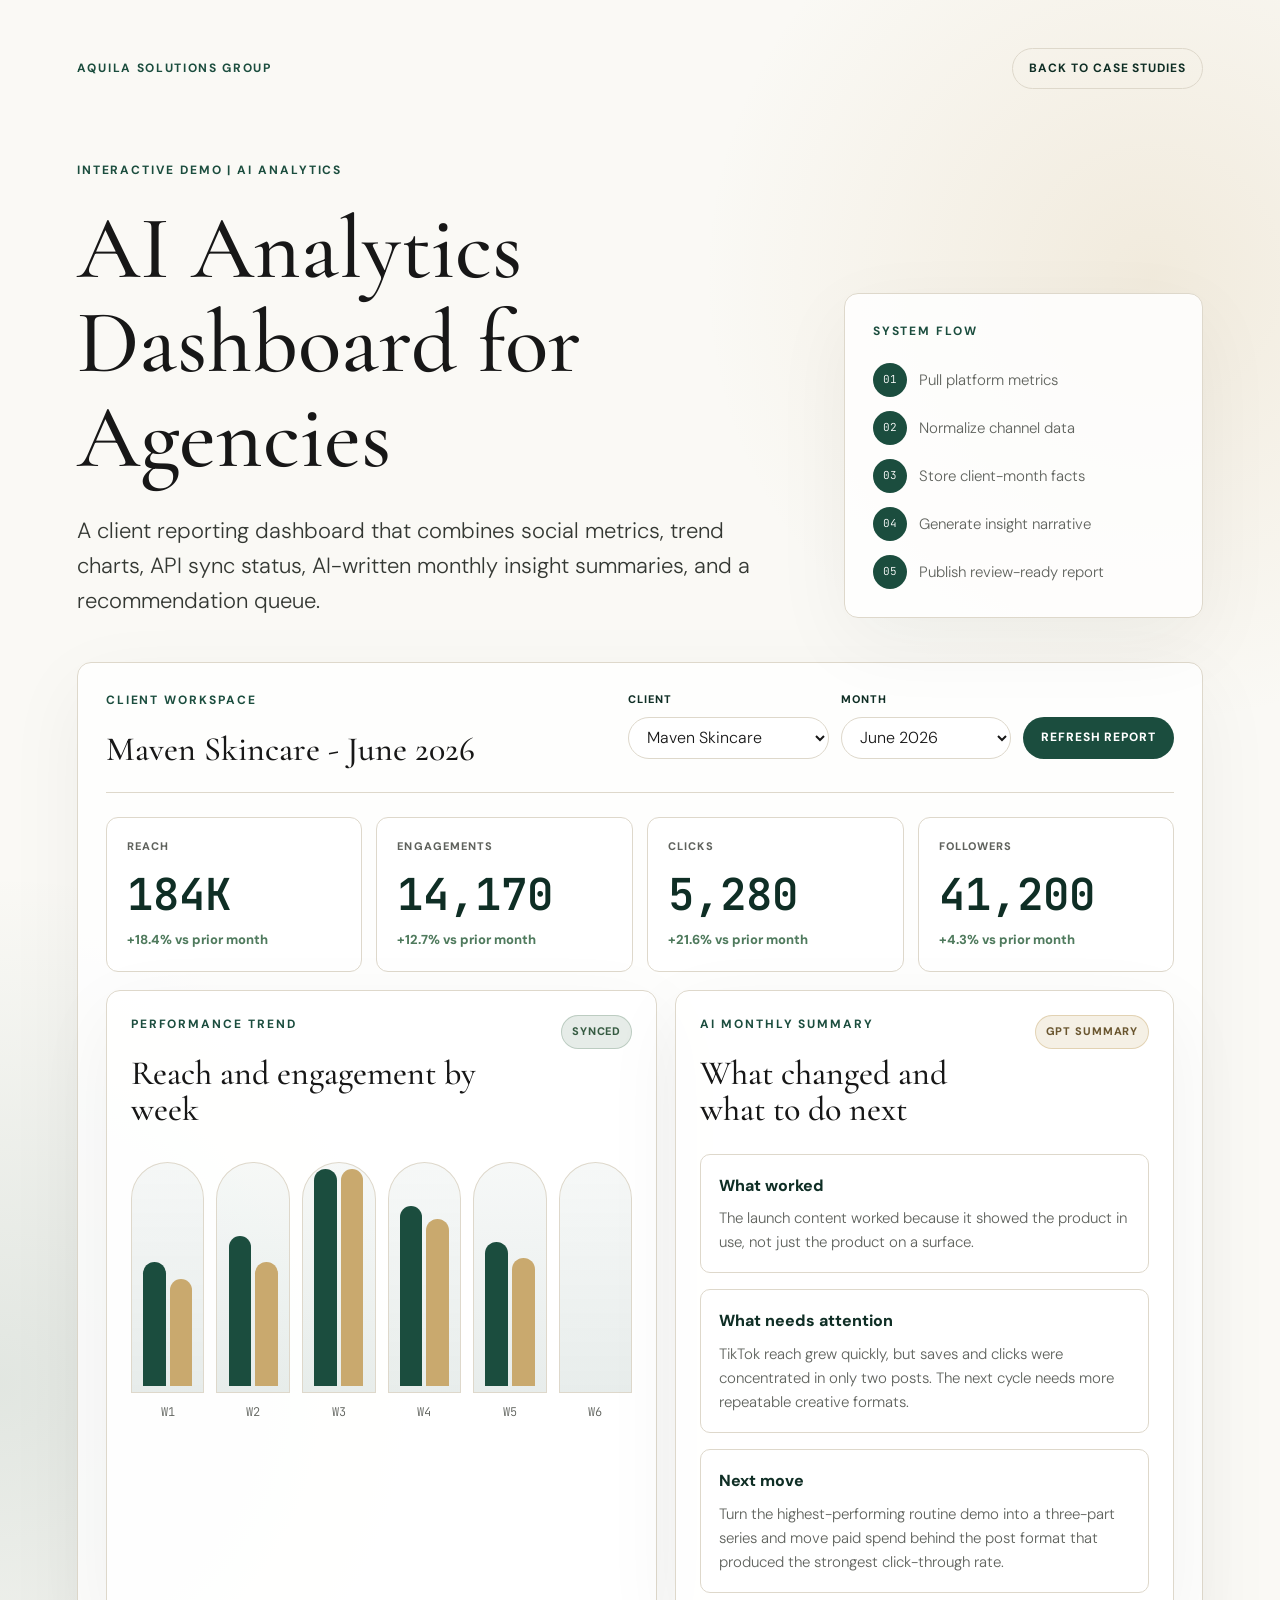
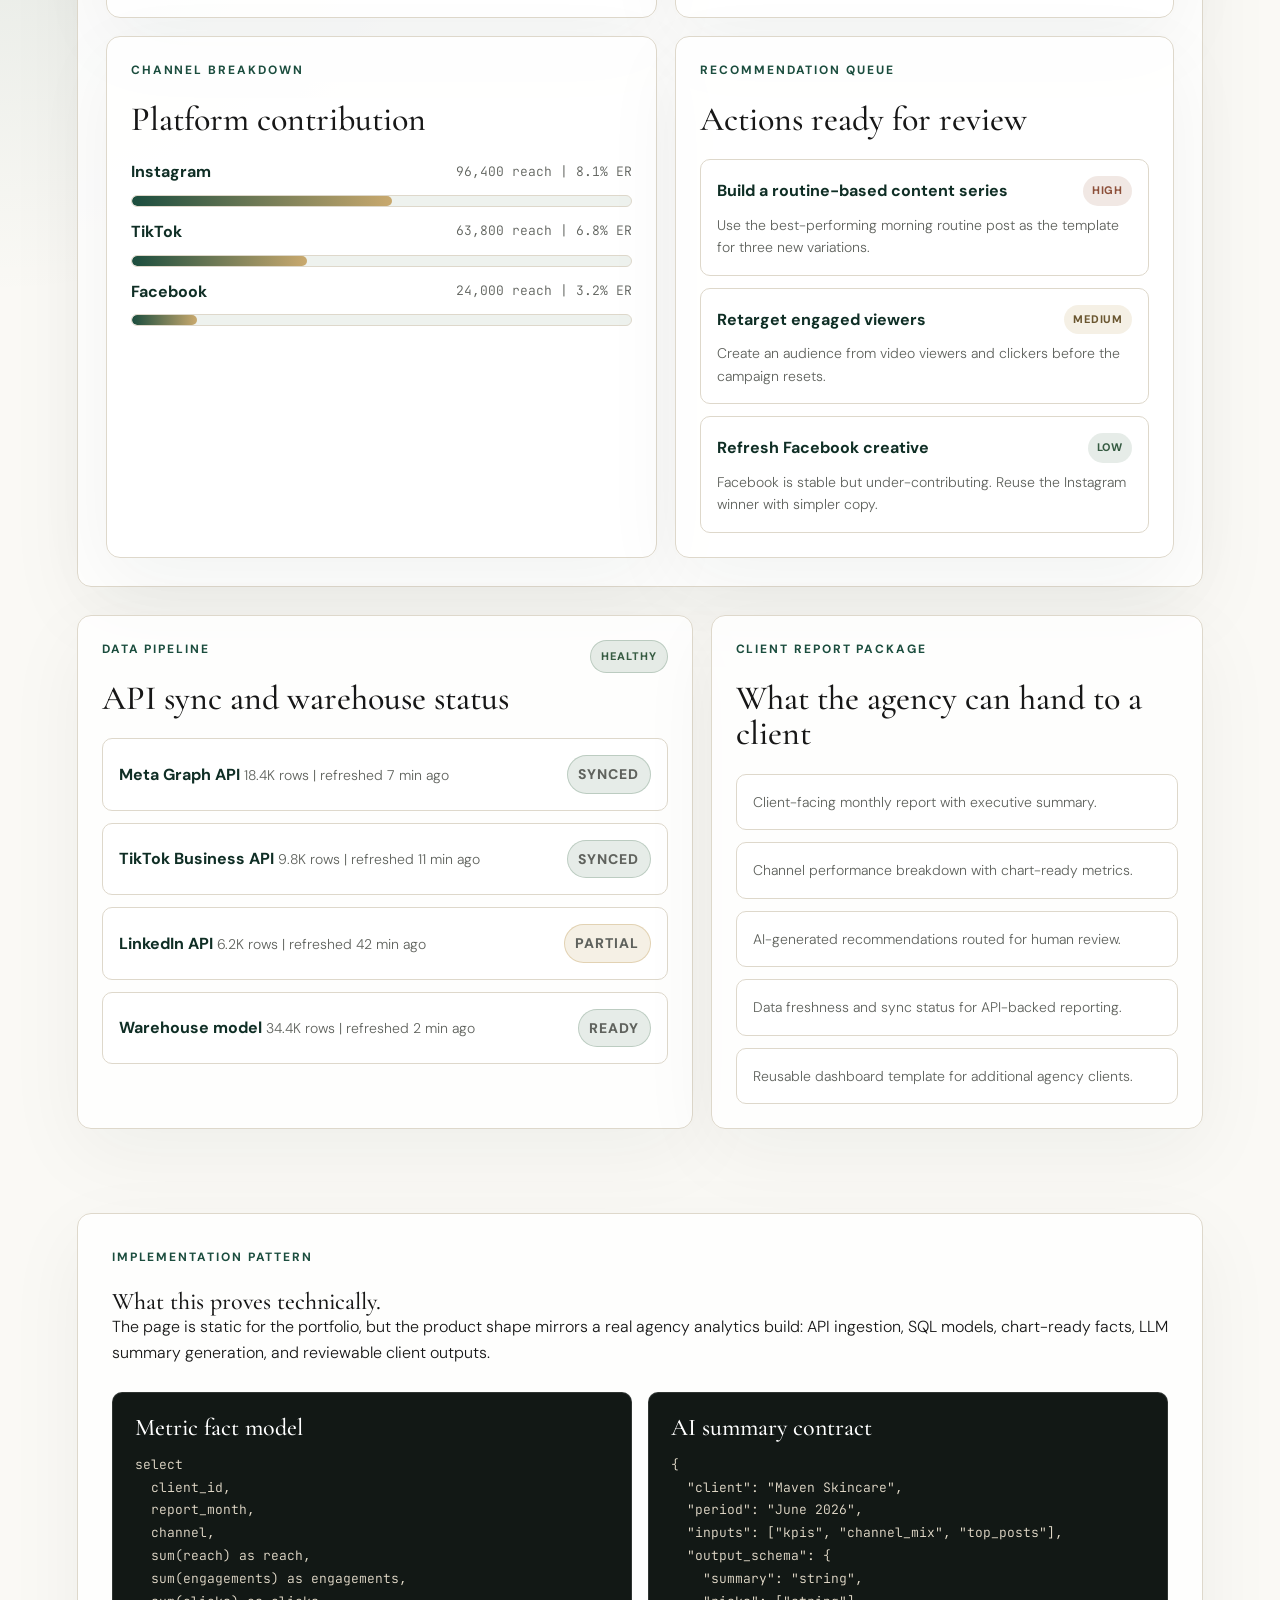
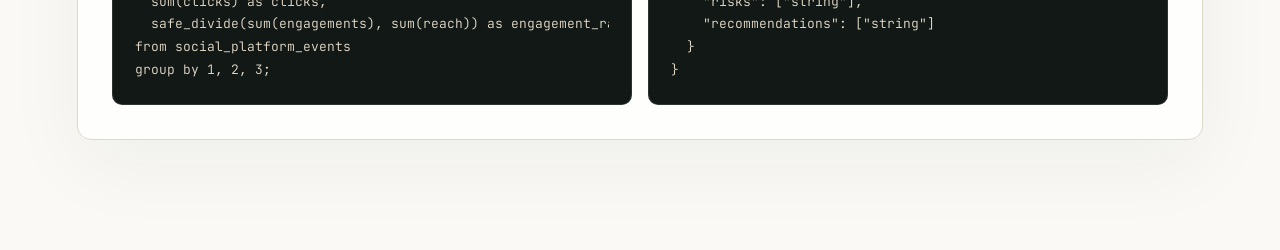
<file: case-studies/ai-analytics-dashboard/index.html>
<!doctype html>
<html lang="en">
<head>
  <meta charset="utf-8">
  <meta name="viewport" content="width=device-width, initial-scale=1">
  <title>AI Analytics Dashboard | Aquila Solutions Group</title>
  <meta name="description" content="Interactive AI analytics dashboard demo with social metrics, KPI reporting, trend analysis, AI monthly summaries, recommendations, and data pipeline status.">
  <link rel="preconnect" href="https://fonts.googleapis.com">
  <link rel="preconnect" href="https://fonts.gstatic.com" crossorigin>
  <link href="https://fonts.googleapis.com/css2?family=Cormorant+Garamond:wght@400;500;600&family=DM+Sans:wght@300;400;500;600;700&family=JetBrains+Mono:wght@400;500;600&display=swap" rel="stylesheet">
  <link rel="stylesheet" href="../case-study.css">
  <link rel="stylesheet" href="analytics-demo.css">
</head>
<body>
  <div class="shell analytics-shell">
    <header class="topbar">
      <a class="brand" href="../../">Aquila Solutions Group</a>
      <a class="back-link" href="../../#case-studies">Back to case studies</a>
    </header>

    <main>
      <section class="dashboard-hero">
        <div>
          <p class="eyebrow">Interactive Demo | AI Analytics</p>
          <h1>AI Analytics Dashboard for Agencies</h1>
          <p class="summary">A client reporting dashboard that combines social metrics, trend charts, API sync status, AI-written monthly insight summaries, and a recommendation queue.</p>
        </div>
        <aside class="hero-system-card">
          <p class="eyebrow">System Flow</p>
          <ol class="flow-list">
            <li>Pull platform metrics</li>
            <li>Normalize channel data</li>
            <li>Store client-month facts</li>
            <li>Generate insight narrative</li>
            <li>Publish review-ready report</li>
          </ol>
        </aside>
      </section>

      <section class="dashboard-frame" aria-label="Interactive AI analytics dashboard">
        <div class="dashboard-toolbar">
          <div>
            <p class="eyebrow">Client Workspace</p>
            <h2 id="dashboardTitle">Monthly Performance Review</h2>
          </div>
          <div class="controls">
            <label>
              <span>Client</span>
              <select id="clientSelect"></select>
            </label>
            <label>
              <span>Month</span>
              <select id="monthSelect"></select>
            </label>
            <button id="refreshButton" type="button">Refresh Report</button>
          </div>
        </div>

        <div class="kpi-grid" id="kpiGrid"></div>

        <div class="dashboard-grid">
          <section class="panel trend-panel">
            <div class="panel-title-row">
              <div>
                <p class="eyebrow">Performance Trend</p>
                <h3>Reach and engagement by week</h3>
              </div>
              <span id="trendBadge" class="status-pill">Synced</span>
            </div>
            <div id="weeklyChart" class="weekly-chart" aria-label="Weekly performance bar chart"></div>
          </section>

          <section class="panel ai-panel">
            <div class="panel-title-row">
              <div>
                <p class="eyebrow">AI Monthly Summary</p>
                <h3>What changed and what to do next</h3>
              </div>
              <span id="modelBadge" class="status-pill model-pill">Claude summary</span>
            </div>
            <div id="aiSummary" class="ai-summary"></div>
          </section>

          <section class="panel channel-panel">
            <p class="eyebrow">Channel Breakdown</p>
            <h3>Platform contribution</h3>
            <div id="channelRows" class="channel-rows"></div>
          </section>

          <section class="panel recommendation-panel">
            <p class="eyebrow">Recommendation Queue</p>
            <h3>Actions ready for review</h3>
            <div id="recommendationList" class="recommendation-list"></div>
          </section>
        </div>
      </section>

      <section class="ops-grid">
        <article class="panel data-panel">
          <div class="panel-title-row">
            <div>
              <p class="eyebrow">Data Pipeline</p>
              <h3>API sync and warehouse status</h3>
            </div>
            <span class="status-pill">Healthy</span>
          </div>
          <div id="pipelineRows" class="pipeline-rows"></div>
        </article>

        <article class="panel report-panel">
          <p class="eyebrow">Client Report Package</p>
          <h3>What the agency can hand to a client</h3>
          <ul id="deliverableList" class="deliverable-list"></ul>
        </article>
      </section>

      <section class="implementation-section">
        <div class="section-head compact-head">
          <div>
            <p class="eyebrow">Implementation Pattern</p>
            <h2>What this proves technically.</h2>
          </div>
          <p>The page is static for the portfolio, but the product shape mirrors a real agency analytics build: API ingestion, SQL models, chart-ready facts, LLM summary generation, and reviewable client outputs.</p>
        </div>
        <div class="code-grid">
          <article class="code-card">
            <h3>Metric fact model</h3>
            <pre><code>select
  client_id,
  report_month,
  channel,
  sum(reach) as reach,
  sum(engagements) as engagements,
  sum(clicks) as clicks,
  safe_divide(sum(engagements), sum(reach)) as engagement_rate
from social_platform_events
group by 1, 2, 3;</code></pre>
          </article>
          <article class="code-card">
            <h3>AI summary contract</h3>
            <pre><code>{
  "client": "Maven Skincare",
  "period": "June 2026",
  "inputs": ["kpis", "channel_mix", "top_posts"],
  "output_schema": {
    "summary": "string",
    "risks": ["string"],
    "recommendations": ["string"]
  }
}</code></pre>
          </article>
        </div>
      </section>
    </main>
  </div>

  <script src="analytics-demo.js"></script>
</body>
</html>
</file>
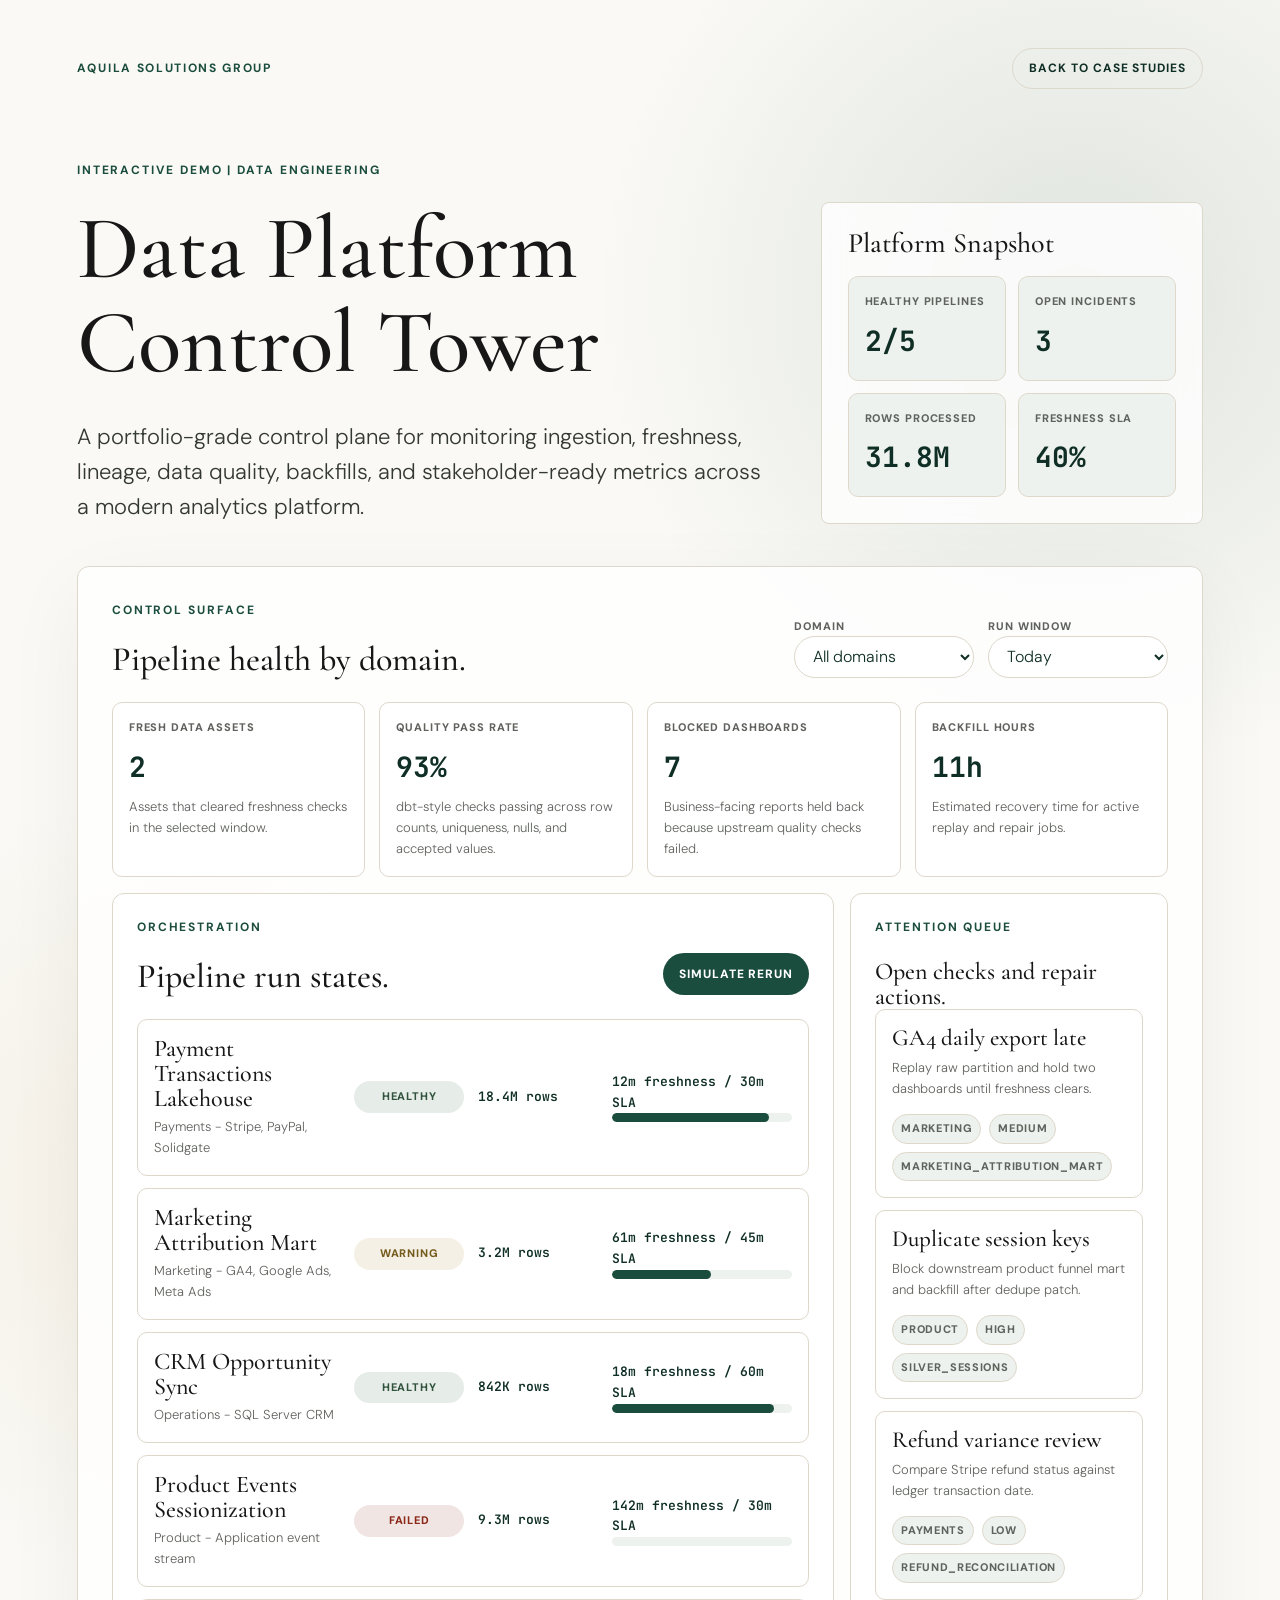
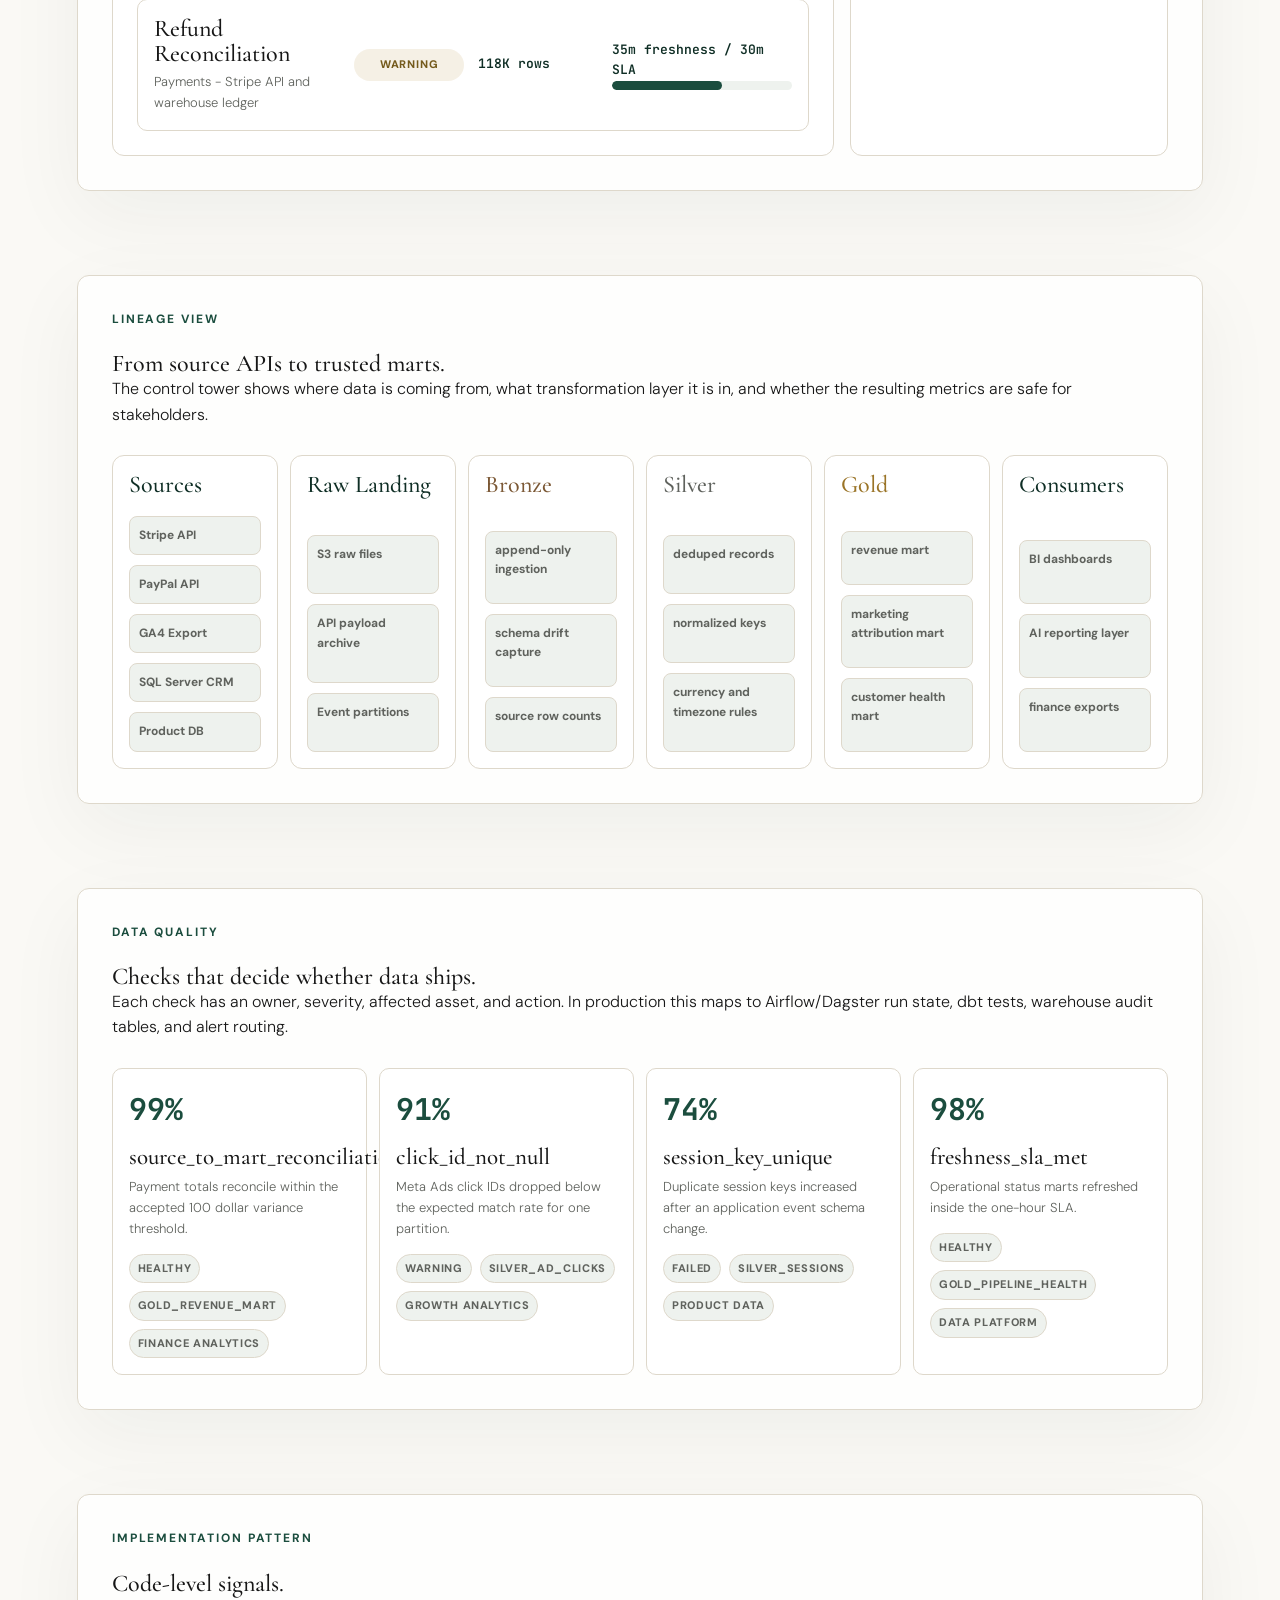
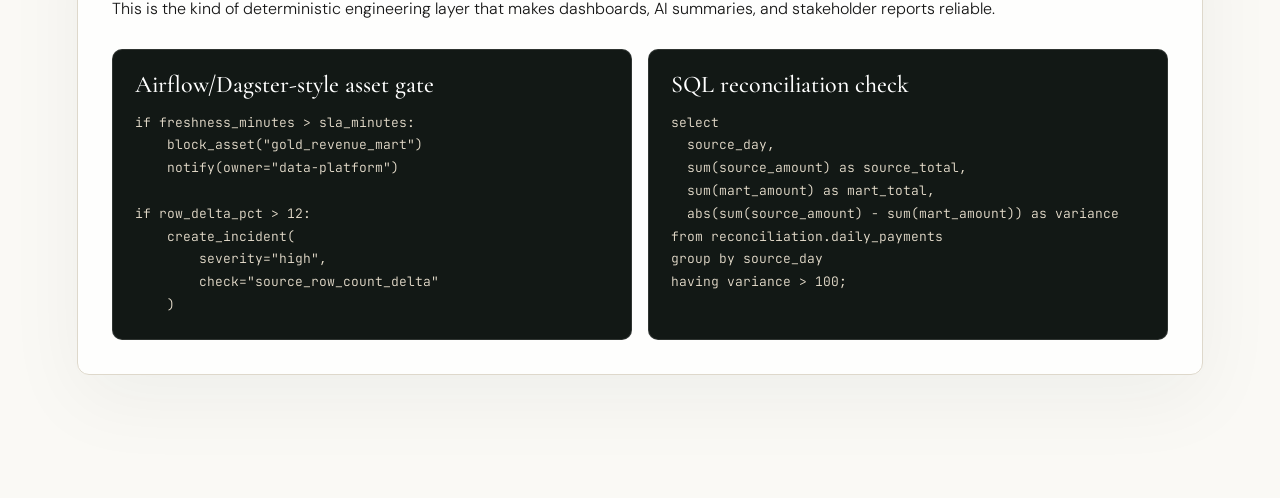
<file: case-studies/data-platform-control-tower/index.html>
<!doctype html>
<html lang="en">
<head>
  <meta charset="utf-8">
  <meta name="viewport" content="width=device-width, initial-scale=1">
  <title>Data Platform Control Tower | Aquila Solutions Group</title>
  <meta name="description" content="Interactive data platform control tower demo with pipeline health, lineage, freshness, data quality checks, backfills, and stakeholder metrics.">
  <link rel="preconnect" href="https://fonts.googleapis.com">
  <link rel="preconnect" href="https://fonts.gstatic.com" crossorigin>
  <link href="https://fonts.googleapis.com/css2?family=Cormorant+Garamond:wght@400;500;600&family=DM+Sans:wght@300;400;500;600;700&family=JetBrains+Mono:wght@400;500;600&display=swap" rel="stylesheet">
  <link rel="stylesheet" href="../case-study.css">
  <link rel="stylesheet" href="control-tower.css">
</head>
<body>
  <div class="shell tower-shell">
    <header class="topbar">
      <a class="brand" href="../../">Aquila Solutions Group</a>
      <a class="back-link" href="../../#case-studies">Back to case studies</a>
    </header>

    <main>
      <section class="hero tower-hero">
        <div>
          <p class="eyebrow">Interactive Demo | Data Engineering</p>
          <h1>Data Platform Control Tower</h1>
          <p class="summary">A portfolio-grade control plane for monitoring ingestion, freshness, lineage, data quality, backfills, and stakeholder-ready metrics across a modern analytics platform.</p>
        </div>
        <aside class="status-card control-card">
          <h2>Platform Snapshot</h2>
          <dl class="snapshot-grid">
            <div>
              <dt>Healthy pipelines</dt>
              <dd id="healthyCount">0</dd>
            </div>
            <div>
              <dt>Open incidents</dt>
              <dd id="incidentCount">0</dd>
            </div>
            <div>
              <dt>Rows processed</dt>
              <dd id="rowsProcessed">0</dd>
            </div>
            <div>
              <dt>Freshness SLA</dt>
              <dd id="freshnessSla">0%</dd>
            </div>
          </dl>
        </aside>
      </section>

      <section class="tower-console" aria-label="Data platform control tower">
        <div class="toolbar">
          <div>
            <p class="eyebrow">Control Surface</p>
            <h2>Pipeline health by domain.</h2>
          </div>
          <div class="toolbar-controls">
            <label>
              <span>Domain</span>
              <select id="domainFilter">
                <option value="all">All domains</option>
                <option value="Payments">Payments</option>
                <option value="Marketing">Marketing</option>
                <option value="Operations">Operations</option>
                <option value="Product">Product</option>
              </select>
            </label>
            <label>
              <span>Run window</span>
              <select id="windowFilter">
                <option value="today">Today</option>
                <option value="week">Trailing 7 days</option>
                <option value="month">Trailing 30 days</option>
              </select>
            </label>
          </div>
        </div>

        <div class="kpi-grid">
          <article class="kpi-card">
            <span>Fresh data assets</span>
            <strong id="freshAssets">0</strong>
            <p>Assets that cleared freshness checks in the selected window.</p>
          </article>
          <article class="kpi-card">
            <span>Quality pass rate</span>
            <strong id="qualityRate">0%</strong>
            <p>dbt-style checks passing across row counts, uniqueness, nulls, and accepted values.</p>
          </article>
          <article class="kpi-card">
            <span>Blocked dashboards</span>
            <strong id="blockedDashboards">0</strong>
            <p>Business-facing reports held back because upstream quality checks failed.</p>
          </article>
          <article class="kpi-card">
            <span>Backfill hours</span>
            <strong id="backfillHours">0h</strong>
            <p>Estimated recovery time for active replay and repair jobs.</p>
          </article>
        </div>

        <div class="main-grid">
          <section class="panel pipeline-panel">
            <div class="panel-title">
              <div>
                <p class="eyebrow">Orchestration</p>
                <h2>Pipeline run states.</h2>
              </div>
              <button type="button" id="rerunButton">Simulate Rerun</button>
            </div>
            <div id="pipelineList" class="pipeline-list"></div>
          </section>

          <aside class="panel incident-panel">
            <p class="eyebrow">Attention Queue</p>
            <h2>Open checks and repair actions.</h2>
            <div id="incidentList" class="incident-list"></div>
          </aside>
        </div>
      </section>

      <section class="lineage-section">
        <div class="section-head compact-head">
          <div>
            <p class="eyebrow">Lineage View</p>
            <h2>From source APIs to trusted marts.</h2>
          </div>
          <p>The control tower shows where data is coming from, what transformation layer it is in, and whether the resulting metrics are safe for stakeholders.</p>
        </div>
        <div class="lineage-board" aria-label="Data lineage board">
          <div class="lineage-column">
            <h3>Sources</h3>
            <span>Stripe API</span>
            <span>PayPal API</span>
            <span>GA4 Export</span>
            <span>SQL Server CRM</span>
            <span>Product DB</span>
          </div>
          <div class="lineage-column">
            <h3>Raw Landing</h3>
            <span>S3 raw files</span>
            <span>API payload archive</span>
            <span>Event partitions</span>
          </div>
          <div class="lineage-column bronze">
            <h3>Bronze</h3>
            <span>append-only ingestion</span>
            <span>schema drift capture</span>
            <span>source row counts</span>
          </div>
          <div class="lineage-column silver">
            <h3>Silver</h3>
            <span>deduped records</span>
            <span>normalized keys</span>
            <span>currency and timezone rules</span>
          </div>
          <div class="lineage-column gold">
            <h3>Gold</h3>
            <span>revenue mart</span>
            <span>marketing attribution mart</span>
            <span>customer health mart</span>
          </div>
          <div class="lineage-column">
            <h3>Consumers</h3>
            <span>BI dashboards</span>
            <span>AI reporting layer</span>
            <span>finance exports</span>
          </div>
        </div>
      </section>

      <section class="quality-section">
        <div class="section-head compact-head">
          <div>
            <p class="eyebrow">Data Quality</p>
            <h2>Checks that decide whether data ships.</h2>
          </div>
          <p>Each check has an owner, severity, affected asset, and action. In production this maps to Airflow/Dagster run state, dbt tests, warehouse audit tables, and alert routing.</p>
        </div>
        <div id="qualityGrid" class="quality-grid"></div>
      </section>

      <section class="code-section tower-code">
        <div class="section-head compact-head">
          <div>
            <p class="eyebrow">Implementation Pattern</p>
            <h2>Code-level signals.</h2>
          </div>
          <p>This is the kind of deterministic engineering layer that makes dashboards, AI summaries, and stakeholder reports reliable.</p>
        </div>
        <div class="code-grid">
          <article class="code-card">
            <h3>Airflow/Dagster-style asset gate</h3>
            <pre><code>if freshness_minutes > sla_minutes:
    block_asset("gold_revenue_mart")
    notify(owner="data-platform")

if row_delta_pct > 12:
    create_incident(
        severity="high",
        check="source_row_count_delta"
    )</code></pre>
          </article>
          <article class="code-card">
            <h3>SQL reconciliation check</h3>
            <pre><code>select
  source_day,
  sum(source_amount) as source_total,
  sum(mart_amount) as mart_total,
  abs(sum(source_amount) - sum(mart_amount)) as variance
from reconciliation.daily_payments
group by source_day
having variance > 100;</code></pre>
          </article>
        </div>
      </section>
    </main>
  </div>

  <script src="control-tower.js"></script>
</body>
</html>
</file>
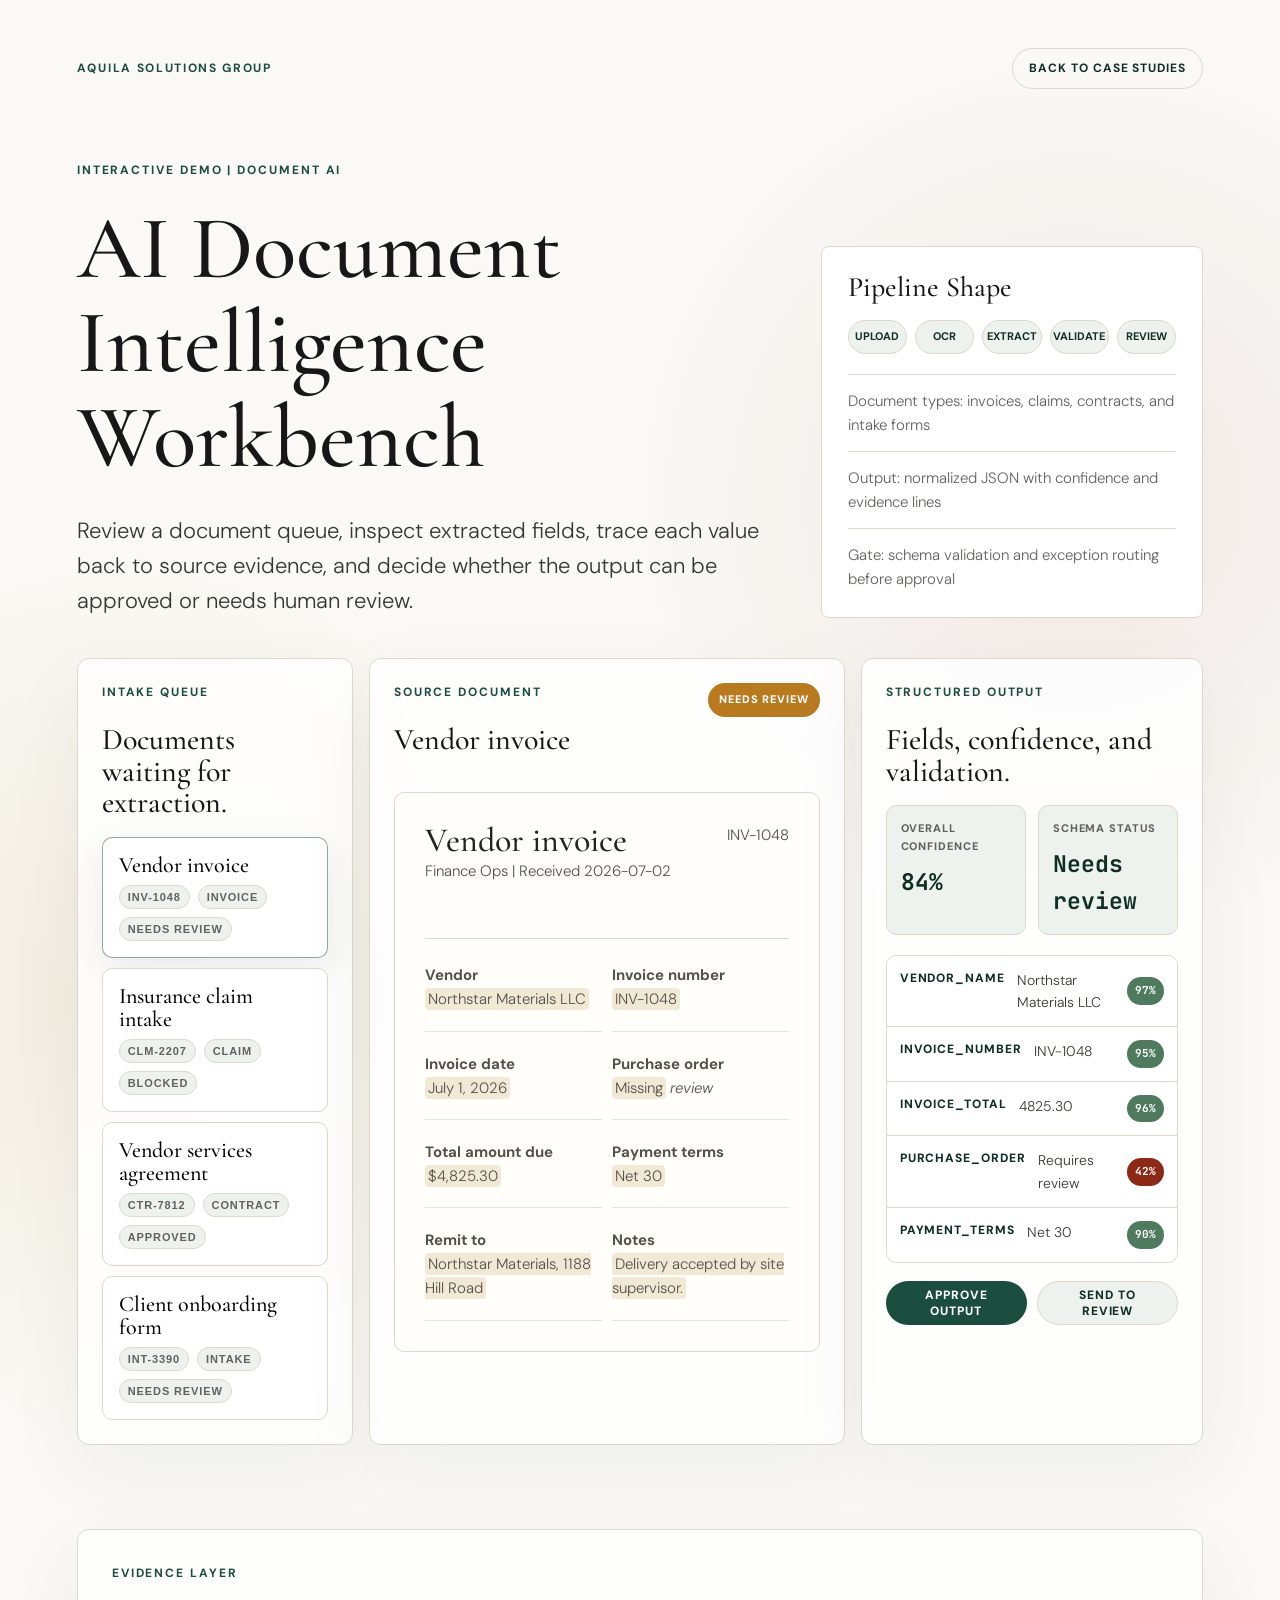
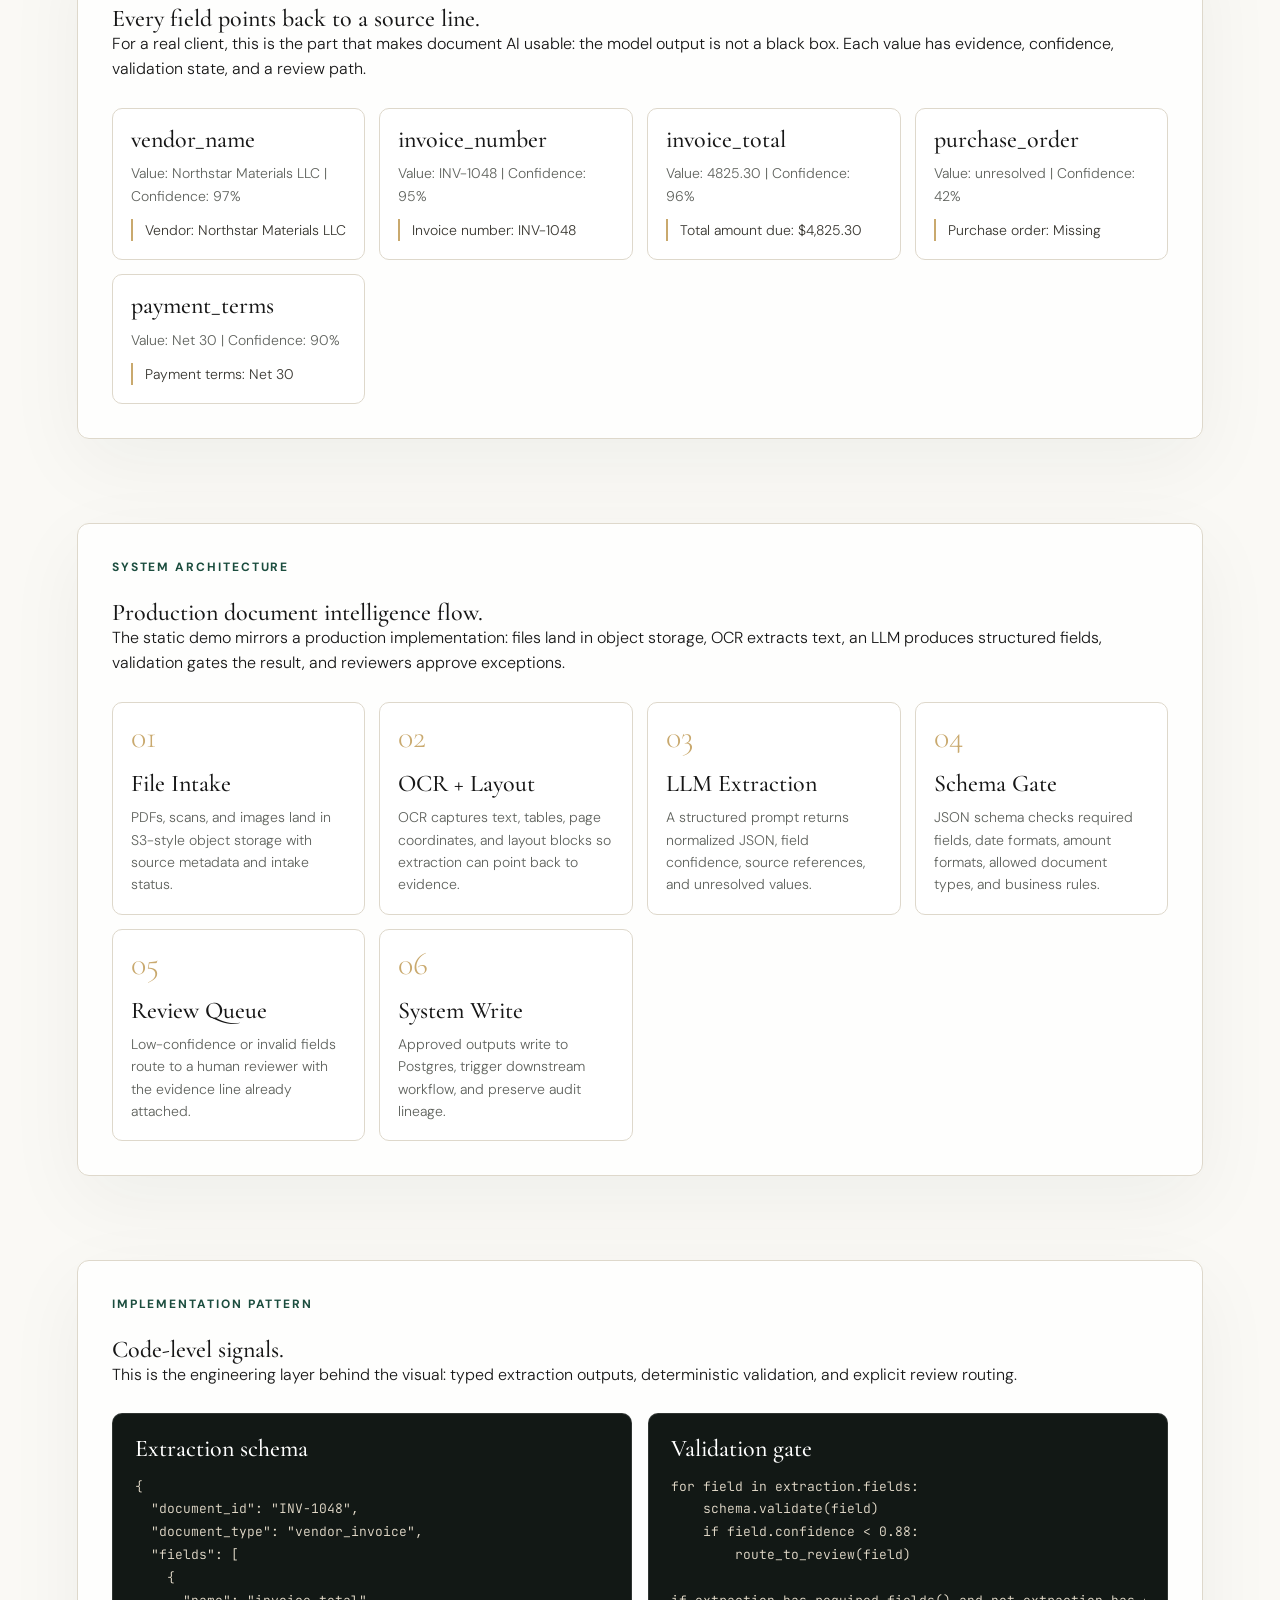
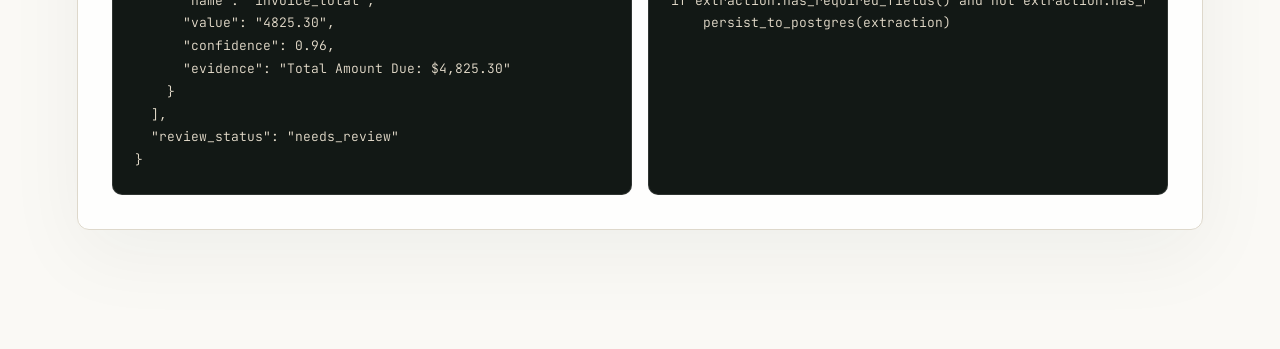
<file: case-studies/document-intelligence-workbench/index.html>
<!doctype html>
<html lang="en">
<head>
  <meta charset="utf-8">
  <meta name="viewport" content="width=device-width, initial-scale=1">
  <title>Document Intelligence Workbench | Aquila Solutions Group</title>
  <meta name="description" content="Interactive document intelligence demo showing extraction, field confidence, source evidence, schema validation, and human review workflows.">
  <link rel="preconnect" href="https://fonts.googleapis.com">
  <link rel="preconnect" href="https://fonts.gstatic.com" crossorigin>
  <link href="https://fonts.googleapis.com/css2?family=Cormorant+Garamond:wght@400;500;600&family=DM+Sans:wght@300;400;500;600;700&family=JetBrains+Mono:wght@400;500;600&display=swap" rel="stylesheet">
  <link rel="stylesheet" href="../case-study.css">
  <link rel="stylesheet" href="document-demo.css">
</head>
<body>
  <div class="shell document-shell">
    <header class="topbar">
      <a class="brand" href="../../">Aquila Solutions Group</a>
      <a class="back-link" href="../../#case-studies">Back to case studies</a>
    </header>

    <main>
      <section class="hero document-hero">
        <div>
          <p class="eyebrow">Interactive Demo | Document AI</p>
          <h1>AI Document Intelligence Workbench</h1>
          <p class="summary">Review a document queue, inspect extracted fields, trace each value back to source evidence, and decide whether the output can be approved or needs human review.</p>
        </div>
        <aside class="status-card">
          <h2>Pipeline Shape</h2>
          <div class="pipeline-strip" aria-label="Document extraction pipeline">
            <span>Upload</span>
            <span>OCR</span>
            <span>Extract</span>
            <span>Validate</span>
            <span>Review</span>
          </div>
          <ul class="status-list">
            <li>Document types: invoices, claims, contracts, and intake forms</li>
            <li>Output: normalized JSON with confidence and evidence lines</li>
            <li>Gate: schema validation and exception routing before approval</li>
          </ul>
        </aside>
      </section>

      <section class="workbench" aria-label="Document intelligence workbench">
        <aside class="queue-panel">
          <div class="panel-heading">
            <p class="eyebrow">Intake Queue</p>
            <h2>Documents waiting for extraction.</h2>
          </div>
          <div id="documentQueue" class="document-queue"></div>
        </aside>

        <section class="document-panel" aria-label="Document preview">
          <div class="document-toolbar">
            <div>
              <p class="eyebrow">Source Document</p>
              <h2 id="documentTitle">Document preview</h2>
            </div>
            <span id="documentStatus" class="status-pill">Queued</span>
          </div>
          <div id="documentPreview" class="document-preview"></div>
        </section>

        <aside class="extraction-panel" aria-label="Extracted output">
          <div class="panel-heading">
            <p class="eyebrow">Structured Output</p>
            <h2>Fields, confidence, and validation.</h2>
          </div>

          <div class="score-row">
            <div>
              <span>Overall confidence</span>
              <strong id="overallConfidence">0%</strong>
            </div>
            <div>
              <span>Schema status</span>
              <strong id="schemaStatus">Pending</strong>
            </div>
          </div>

          <div id="fieldTable" class="field-table"></div>

          <div class="review-actions">
            <button id="approveButton" type="button">Approve Output</button>
            <button id="reviewButton" type="button">Send To Review</button>
          </div>
        </aside>
      </section>

      <section class="evidence-section">
        <div class="section-head compact-head">
          <div>
            <p class="eyebrow">Evidence Layer</p>
            <h2>Every field points back to a source line.</h2>
          </div>
          <p>For a real client, this is the part that makes document AI usable: the model output is not a black box. Each value has evidence, confidence, validation state, and a review path.</p>
        </div>
        <div id="evidenceGrid" class="evidence-grid"></div>
      </section>

      <section class="architecture-section">
        <div class="section-head compact-head">
          <div>
            <p class="eyebrow">System Architecture</p>
            <h2>Production document intelligence flow.</h2>
          </div>
          <p>The static demo mirrors a production implementation: files land in object storage, OCR extracts text, an LLM produces structured fields, validation gates the result, and reviewers approve exceptions.</p>
        </div>
        <div class="architecture-grid">
          <article class="arch-card">
            <span>01</span>
            <h3>File Intake</h3>
            <p>PDFs, scans, and images land in S3-style object storage with source metadata and intake status.</p>
          </article>
          <article class="arch-card">
            <span>02</span>
            <h3>OCR + Layout</h3>
            <p>OCR captures text, tables, page coordinates, and layout blocks so extraction can point back to evidence.</p>
          </article>
          <article class="arch-card">
            <span>03</span>
            <h3>LLM Extraction</h3>
            <p>A structured prompt returns normalized JSON, field confidence, source references, and unresolved values.</p>
          </article>
          <article class="arch-card">
            <span>04</span>
            <h3>Schema Gate</h3>
            <p>JSON schema checks required fields, date formats, amount formats, allowed document types, and business rules.</p>
          </article>
          <article class="arch-card">
            <span>05</span>
            <h3>Review Queue</h3>
            <p>Low-confidence or invalid fields route to a human reviewer with the evidence line already attached.</p>
          </article>
          <article class="arch-card">
            <span>06</span>
            <h3>System Write</h3>
            <p>Approved outputs write to Postgres, trigger downstream workflow, and preserve audit lineage.</p>
          </article>
        </div>
      </section>

      <section class="code-section">
        <div class="section-head compact-head">
          <div>
            <p class="eyebrow">Implementation Pattern</p>
            <h2>Code-level signals.</h2>
          </div>
          <p>This is the engineering layer behind the visual: typed extraction outputs, deterministic validation, and explicit review routing.</p>
        </div>
        <div class="code-grid">
          <article class="code-card">
            <h3>Extraction schema</h3>
            <pre><code>{
  "document_id": "INV-1048",
  "document_type": "vendor_invoice",
  "fields": [
    {
      "name": "invoice_total",
      "value": "4825.30",
      "confidence": 0.96,
      "evidence": "Total Amount Due: $4,825.30"
    }
  ],
  "review_status": "needs_review"
}</code></pre>
          </article>
          <article class="code-card">
            <h3>Validation gate</h3>
            <pre><code>for field in extraction.fields:
    schema.validate(field)
    if field.confidence < 0.88:
        route_to_review(field)

if extraction.has_required_fields() and not extraction.has_errors():
    persist_to_postgres(extraction)</code></pre>
          </article>
        </div>
      </section>
    </main>
  </div>

  <script src="document-demo.js"></script>
</body>
</html>
</file>
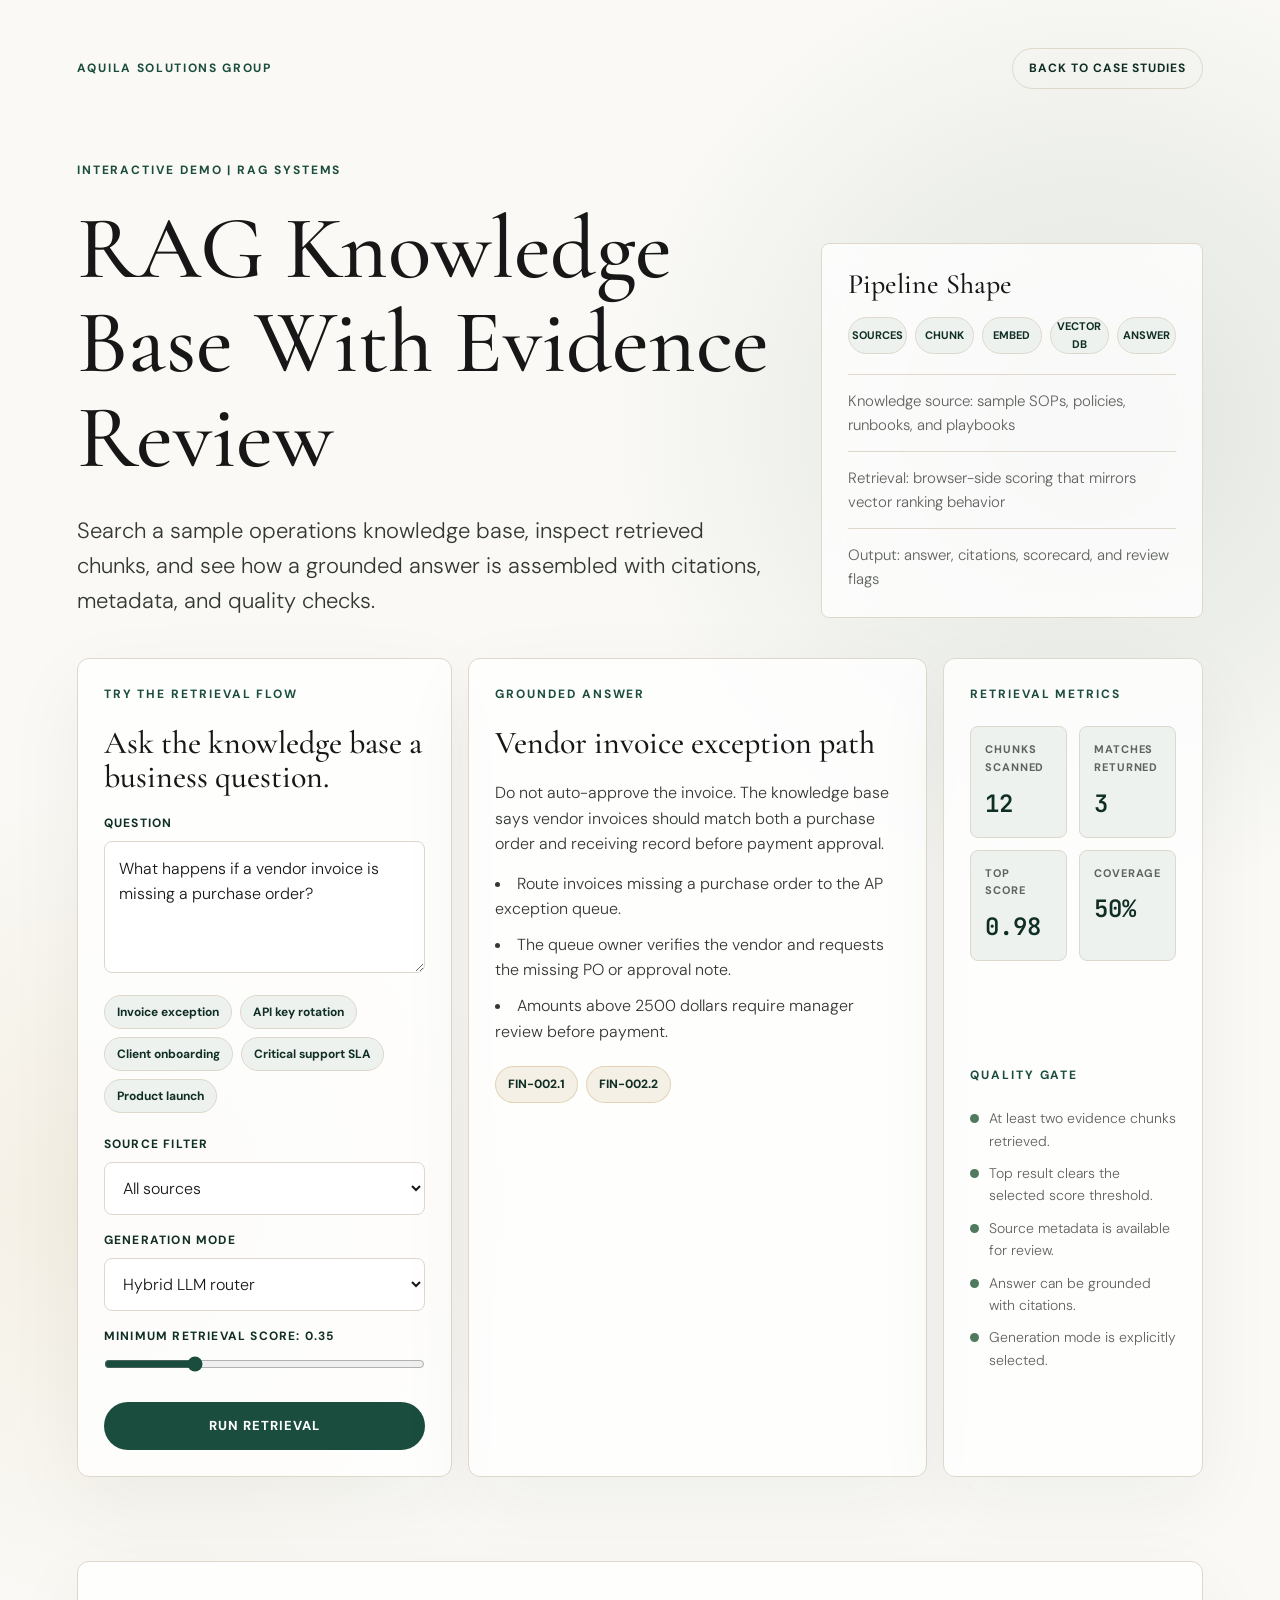
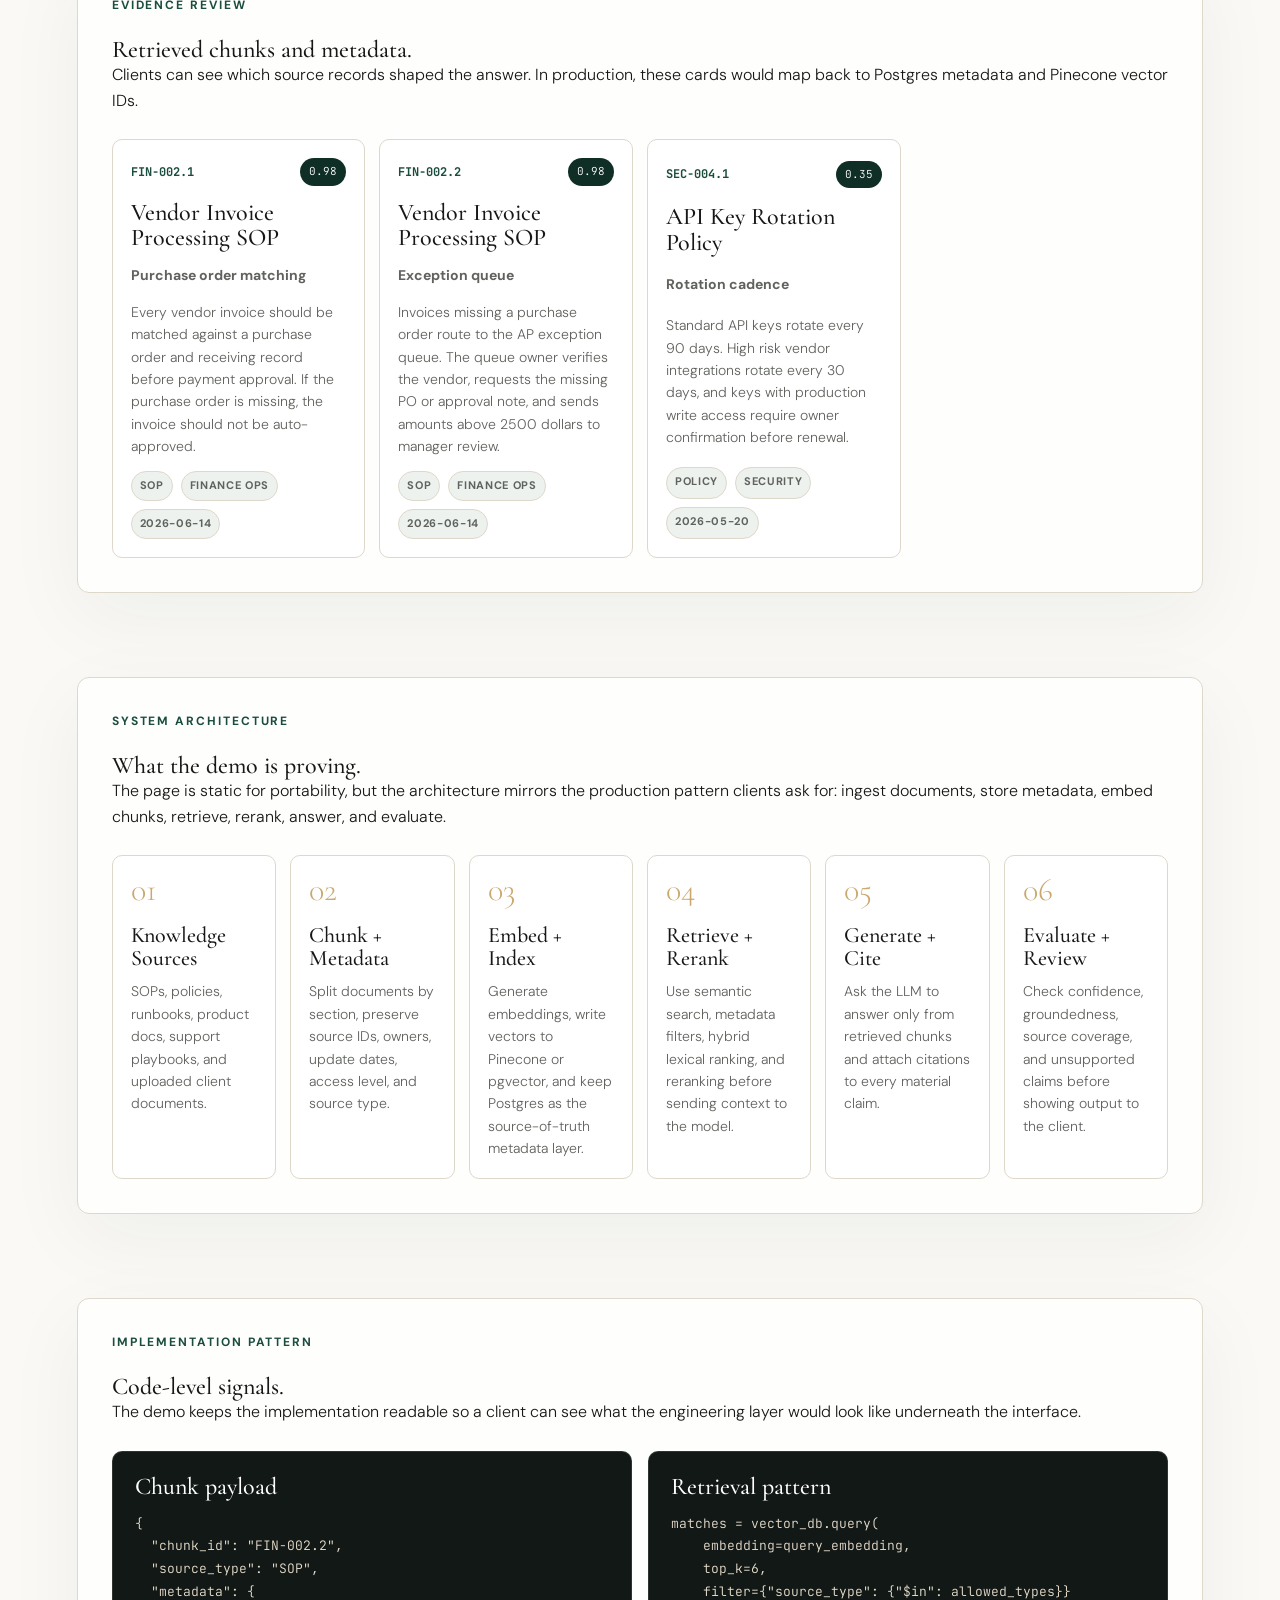
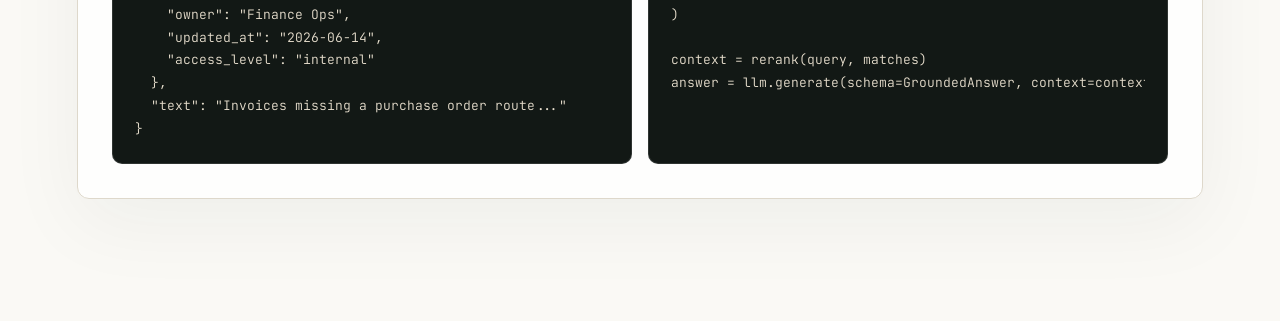
<file: case-studies/rag-knowledge-base/index.html>
<!doctype html>
<html lang="en">
<head>
  <meta charset="utf-8">
  <meta name="viewport" content="width=device-width, initial-scale=1">
  <title>RAG Knowledge Base | Aquila Solutions Group</title>
  <meta name="description" content="Interactive RAG knowledge base demo with retrieval, vector-search style ranking, source evidence, citations, and answer quality checks.">
  <link rel="preconnect" href="https://fonts.googleapis.com">
  <link rel="preconnect" href="https://fonts.gstatic.com" crossorigin>
  <link href="https://fonts.googleapis.com/css2?family=Cormorant+Garamond:wght@400;500;600&family=DM+Sans:wght@300;400;500;600;700&family=JetBrains+Mono:wght@400;500;600&display=swap" rel="stylesheet">
  <link rel="stylesheet" href="../case-study.css">
  <link rel="stylesheet" href="rag-demo.css">
</head>
<body>
  <div class="shell rag-shell">
    <header class="topbar">
      <a class="brand" href="../../">Aquila Solutions Group</a>
      <a class="back-link" href="../../#case-studies">Back to case studies</a>
    </header>

    <main>
      <section class="hero rag-hero">
        <div>
          <p class="eyebrow">Interactive Demo | RAG Systems</p>
          <h1>RAG Knowledge Base With Evidence Review</h1>
          <p class="summary">Search a sample operations knowledge base, inspect retrieved chunks, and see how a grounded answer is assembled with citations, metadata, and quality checks.</p>
        </div>
        <aside class="status-card architecture-card">
          <h2>Pipeline Shape</h2>
          <div class="pipeline-mini" aria-label="RAG pipeline architecture">
            <span>Sources</span>
            <span>Chunk</span>
            <span>Embed</span>
            <span>Vector DB</span>
            <span>Answer</span>
          </div>
          <ul class="status-list">
            <li>Knowledge source: sample SOPs, policies, runbooks, and playbooks</li>
            <li>Retrieval: browser-side scoring that mirrors vector ranking behavior</li>
            <li>Output: answer, citations, scorecard, and review flags</li>
          </ul>
        </aside>
      </section>

      <section class="demo-console" aria-label="RAG demo console">
        <div class="query-panel">
          <div class="panel-heading">
            <p class="eyebrow">Try The Retrieval Flow</p>
            <h2>Ask the knowledge base a business question.</h2>
          </div>

          <label class="input-label" for="queryInput">Question</label>
          <textarea id="queryInput" rows="4">What happens if a vendor invoice is missing a purchase order?</textarea>

          <div class="sample-row" aria-label="Sample questions">
            <button type="button" class="sample-chip" data-query="What happens if a vendor invoice is missing a purchase order?">Invoice exception</button>
            <button type="button" class="sample-chip" data-query="How often should API keys be rotated for high risk vendors?">API key rotation</button>
            <button type="button" class="sample-chip" data-query="What needs to be ready before a new client onboarding kickoff?">Client onboarding</button>
            <button type="button" class="sample-chip" data-query="How should support handle a critical incident?">Critical support SLA</button>
            <button type="button" class="sample-chip" data-query="What is required before launching a new ecommerce product listing?">Product launch</button>
          </div>

          <div class="control-grid">
            <label>
              <span>Source filter</span>
              <select id="sourceFilter">
                <option value="all">All sources</option>
                <option value="SOP">SOP</option>
                <option value="Policy">Policy</option>
                <option value="Runbook">Runbook</option>
                <option value="Playbook">Playbook</option>
                <option value="Product">Product docs</option>
              </select>
            </label>
            <label>
              <span>Generation mode</span>
              <select id="modelMode">
                <option value="hybrid">Hybrid LLM router</option>
                <option value="claude">Claude-style synthesis</option>
                <option value="openai">OpenAI-style synthesis</option>
              </select>
            </label>
            <label>
              <span>Minimum retrieval score: <strong id="thresholdValue">0.35</strong></span>
              <input id="thresholdInput" type="range" min="0.2" max="0.75" value="0.35" step="0.05">
            </label>
          </div>

          <button class="run-button" type="button" id="runButton">Run Retrieval</button>
        </div>

        <div class="answer-panel">
          <div class="panel-heading">
            <p class="eyebrow">Grounded Answer</p>
            <h2 id="answerTitle">Vendor invoice exception path</h2>
          </div>
          <div id="answerBody" class="answer-body"></div>
          <div id="citationRow" class="citation-row"></div>
        </div>

        <aside class="metrics-panel">
          <div>
            <p class="eyebrow">Retrieval Metrics</p>
            <dl class="metric-grid">
              <div>
                <dt>Chunks scanned</dt>
                <dd id="chunksScanned">0</dd>
              </div>
              <div>
                <dt>Matches returned</dt>
                <dd id="matchesReturned">0</dd>
              </div>
              <div>
                <dt>Top score</dt>
                <dd id="topScore">0.00</dd>
              </div>
              <div>
                <dt>Coverage</dt>
                <dd id="coverageScore">0%</dd>
              </div>
            </dl>
          </div>
          <div>
            <p class="eyebrow">Quality Gate</p>
            <ul id="evalList" class="eval-list"></ul>
          </div>
        </aside>
      </section>

      <section class="source-section">
        <div class="section-head compact-head">
          <div>
            <p class="eyebrow">Evidence Review</p>
            <h2>Retrieved chunks and metadata.</h2>
          </div>
          <p>Clients can see which source records shaped the answer. In production, these cards would map back to Postgres metadata and Pinecone vector IDs.</p>
        </div>
        <div id="sourceResults" class="source-grid"></div>
      </section>

      <section class="architecture-section">
        <div class="section-head compact-head">
          <div>
            <p class="eyebrow">System Architecture</p>
            <h2>What the demo is proving.</h2>
          </div>
          <p>The page is static for portability, but the architecture mirrors the production pattern clients ask for: ingest documents, store metadata, embed chunks, retrieve, rerank, answer, and evaluate.</p>
        </div>

        <div class="architecture-grid">
          <article class="arch-node">
            <span>01</span>
            <h3>Knowledge Sources</h3>
            <p>SOPs, policies, runbooks, product docs, support playbooks, and uploaded client documents.</p>
          </article>
          <article class="arch-node">
            <span>02</span>
            <h3>Chunk + Metadata</h3>
            <p>Split documents by section, preserve source IDs, owners, update dates, access level, and source type.</p>
          </article>
          <article class="arch-node">
            <span>03</span>
            <h3>Embed + Index</h3>
            <p>Generate embeddings, write vectors to Pinecone or pgvector, and keep Postgres as the source-of-truth metadata layer.</p>
          </article>
          <article class="arch-node">
            <span>04</span>
            <h3>Retrieve + Rerank</h3>
            <p>Use semantic search, metadata filters, hybrid lexical ranking, and reranking before sending context to the model.</p>
          </article>
          <article class="arch-node">
            <span>05</span>
            <h3>Generate + Cite</h3>
            <p>Ask the LLM to answer only from retrieved chunks and attach citations to every material claim.</p>
          </article>
          <article class="arch-node">
            <span>06</span>
            <h3>Evaluate + Review</h3>
            <p>Check confidence, groundedness, source coverage, and unsupported claims before showing output to the client.</p>
          </article>
        </div>
      </section>

      <section class="code-section">
        <div class="section-head compact-head">
          <div>
            <p class="eyebrow">Implementation Pattern</p>
            <h2>Code-level signals.</h2>
          </div>
          <p>The demo keeps the implementation readable so a client can see what the engineering layer would look like underneath the interface.</p>
        </div>
        <div class="code-grid">
          <article class="code-card">
            <h3>Chunk payload</h3>
            <pre><code>{
  "chunk_id": "FIN-002.2",
  "source_type": "SOP",
  "metadata": {
    "owner": "Finance Ops",
    "updated_at": "2026-06-14",
    "access_level": "internal"
  },
  "text": "Invoices missing a purchase order route..."
}</code></pre>
          </article>
          <article class="code-card">
            <h3>Retrieval pattern</h3>
            <pre><code>matches = vector_db.query(
    embedding=query_embedding,
    top_k=6,
    filter={"source_type": {"$in": allowed_types}}
)

context = rerank(query, matches)
answer = llm.generate(schema=GroundedAnswer, context=context)</code></pre>
          </article>
        </div>
      </section>
    </main>
  </div>

  <script src="rag-demo.js"></script>
</body>
</html>
</file>
<file: case-studies/case-study.css>
:root {
  --forest: #1b4d3e;
  --forest-deep: #0f2e25;
  --gold: #c9a96e;
  --paper: #faf9f5;
  --surface: #ffffff;
  --line: #ded8cb;
  --ink: #171717;
  --muted: #5f625d;
  --soft: #eef2ee;
}

* {
  box-sizing: border-box;
  margin: 0;
  padding: 0;
}

body {
  background: var(--paper);
  color: var(--ink);
  font-family: "DM Sans", system-ui, -apple-system, BlinkMacSystemFont, "Segoe UI", sans-serif;
  font-weight: 300;
  line-height: 1.6;
  -webkit-font-smoothing: antialiased;
}

a {
  color: inherit;
  text-decoration: none;
}

.shell {
  min-height: 100vh;
  padding: 48px clamp(20px, 6vw, 88px);
}

.topbar {
  align-items: center;
  display: flex;
  justify-content: space-between;
  margin: 0 auto 72px;
  max-width: 1180px;
}

.brand {
  color: var(--forest);
  font-size: 12px;
  font-weight: 700;
  letter-spacing: 0.14em;
  text-transform: uppercase;
}

.back-link {
  border: 1px solid var(--line);
  border-radius: 999px;
  color: var(--forest-deep);
  font-size: 12px;
  font-weight: 700;
  letter-spacing: 0.08em;
  padding: 10px 16px;
  text-transform: uppercase;
}

.hero {
  display: grid;
  gap: 48px;
  grid-template-columns: minmax(0, 1fr) minmax(320px, 0.55fr);
  margin: 0 auto 72px;
  max-width: 1180px;
}

.eyebrow {
  color: var(--forest);
  font-size: 12px;
  font-weight: 700;
  letter-spacing: 0.16em;
  margin-bottom: 22px;
  text-transform: uppercase;
}

h1,
h2,
h3 {
  font-family: "Cormorant Garamond", Georgia, serif;
  font-weight: 500;
  line-height: 1.05;
}

h1 {
  font-size: clamp(48px, 7vw, 92px);
  max-width: 820px;
}

.summary {
  color: #343833;
  font-size: clamp(18px, 2vw, 22px);
  margin-top: 28px;
  max-width: 720px;
}

.status-card {
  align-self: end;
  background: var(--surface);
  border: 1px solid var(--line);
  border-radius: 8px;
  padding: 26px;
}

.status-card h2 {
  font-size: 28px;
  margin-bottom: 18px;
}

.status-list {
  display: grid;
  gap: 14px;
  list-style: none;
}

.status-list li {
  border-top: 1px solid var(--line);
  color: var(--muted);
  font-size: 15px;
  padding-top: 14px;
}

.grid {
  display: grid;
  gap: 16px;
  grid-template-columns: repeat(3, minmax(0, 1fr));
  margin: 0 auto;
  max-width: 1180px;
}

.card {
  background: var(--surface);
  border: 1px solid var(--line);
  border-radius: 8px;
  padding: 26px;
}

.card h2 {
  font-size: 30px;
  margin-bottom: 16px;
}

.card ul {
  display: grid;
  gap: 10px;
  list-style: none;
}

.card li,
.card p {
  color: var(--muted);
  font-size: 15px;
}

.stack {
  color: var(--forest);
  font-size: 12px;
  font-weight: 700;
  letter-spacing: 0.12em;
  margin-top: 22px;
  text-transform: uppercase;
}

@media (max-width: 900px) {
  .hero,
  .grid {
    grid-template-columns: 1fr;
  }

  .topbar {
    align-items: flex-start;
    flex-direction: column;
    gap: 18px;
  }
}
</file>
<file: case-studies/agent-operations-console/styles.css>
:root {
  --forest: #1b4d3e;
  --forest-deep: #0f2e25;
  --forest-soft: #eaf1ec;
  --gold: #c9a96e;
  --gold-soft: #f1eadc;
  --paper: #faf9f5;
  --surface: #ffffff;
  --line: #ded8cb;
  --ink: #171717;
  --muted: #62665f;
  --soft: #eef2ee;
  --amber: #b8791f;
  --red: #8b2818;
  --blue: #365f77;
}

* {
  box-sizing: border-box;
  margin: 0;
  padding: 0;
}

html {
  scroll-behavior: smooth;
}

body {
  background:
    radial-gradient(circle at top right, rgba(27, 77, 62, 0.11), transparent 34rem),
    radial-gradient(circle at 12% 18%, rgba(201, 169, 110, 0.18), transparent 26rem),
    var(--paper);
  color: var(--ink);
  font-family: "DM Sans", system-ui, -apple-system, BlinkMacSystemFont, "Segoe UI", sans-serif;
  font-weight: 300;
  line-height: 1.55;
  min-height: 100vh;
  -webkit-font-smoothing: antialiased;
}

button,
textarea,
select {
  font: inherit;
}

button {
  cursor: pointer;
}

a {
  color: inherit;
  text-decoration: none;
}

.topbar {
  align-items: center;
  border-bottom: 1px solid rgba(222, 216, 203, 0.72);
  display: flex;
  justify-content: space-between;
  padding: 22px clamp(20px, 5vw, 72px);
}

.brand,
.topnav a,
.eyebrow,
.card-label {
  font-size: 12px;
  font-weight: 700;
  letter-spacing: 0.14em;
  text-transform: uppercase;
}

.brand,
.eyebrow,
.card-label {
  color: var(--forest);
}

.topnav {
  display: flex;
  gap: 24px;
}

.topnav a {
  color: var(--muted);
}

.topnav a:hover {
  color: var(--forest);
}

main {
  padding: 54px clamp(20px, 5vw, 72px) 86px;
}

.hero,
.console,
.output-section,
.architecture,
.code-section {
  margin: 0 auto;
  max-width: 1440px;
}

.hero {
  display: grid;
  gap: 28px;
  grid-template-columns: minmax(0, 1fr) minmax(320px, 0.46fr);
  margin-bottom: 34px;
}

h1,
h2,
h3 {
  font-family: "Cormorant Garamond", Georgia, serif;
  font-weight: 500;
  line-height: 1.05;
}

h1 {
  font-size: clamp(54px, 7vw, 104px);
  max-width: 900px;
}

.summary {
  color: #343833;
  font-size: clamp(18px, 2vw, 22px);
  margin-top: 24px;
  max-width: 780px;
}

.hero-card,
.prompt-panel,
.run-panel,
.monitor-panel,
.brief-card,
.json-card,
.architecture,
.code-section {
  background: rgba(255, 255, 255, 0.78);
  border: 1px solid var(--line);
  border-radius: 14px;
  box-shadow: 0 24px 70px rgba(15, 46, 37, 0.06);
}

.hero-card {
  align-self: end;
  padding: 28px;
}

.hero-card h2 {
  font-size: 32px;
  margin: 10px 0 14px;
}

.hero-card p:last-child {
  color: var(--muted);
  font-size: 15px;
}

.console {
  display: grid;
  gap: 18px;
  grid-template-columns: 350px minmax(440px, 1fr) 340px;
}

.prompt-panel,
.run-panel,
.monitor-panel {
  min-height: 740px;
  padding: 24px;
}

.panel-heading {
  margin-bottom: 20px;
}

.panel-heading h2,
.run-header h2,
.review-card h2 {
  font-size: 34px;
}

.compact {
  margin-bottom: 14px;
}

.scenario-list {
  display: grid;
  gap: 10px;
  margin-bottom: 22px;
}

.scenario {
  background: var(--surface);
  border: 1px solid var(--line);
  border-radius: 999px;
  color: var(--muted);
  font-size: 13px;
  font-weight: 700;
  padding: 11px 14px;
  text-align: left;
}

.scenario.is-active {
  background: var(--forest-deep);
  border-color: var(--forest-deep);
  color: #fff;
}

.field-label,
.controls-grid span {
  color: var(--forest-deep);
  display: block;
  font-size: 12px;
  font-weight: 700;
  letter-spacing: 0.08em;
  margin-bottom: 8px;
  text-transform: uppercase;
}

textarea,
select {
  background: #fff;
  border: 1px solid var(--line);
  border-radius: 10px;
  color: var(--ink);
  outline: none;
  width: 100%;
}

textarea {
  min-height: 178px;
  padding: 16px;
  resize: vertical;
}

select {
  min-height: 44px;
  padding: 0 12px;
}

textarea:focus,
select:focus {
  border-color: rgba(27, 77, 62, 0.5);
  box-shadow: 0 0 0 4px rgba(27, 77, 62, 0.08);
}

.controls-grid {
  display: grid;
  gap: 12px;
  margin: 16px 0;
}

.run-button,
.output-actions button {
  background: var(--forest);
  border: 0;
  border-radius: 999px;
  color: #fff;
  font-size: 13px;
  font-weight: 800;
  letter-spacing: 0.1em;
  min-height: 48px;
  padding: 0 18px;
  text-transform: uppercase;
}

.run-button {
  width: 100%;
}

.run-button:disabled {
  background: #9ca89f;
  cursor: wait;
}

.contract-card,
.detail-card,
.review-card {
  background: rgba(250, 249, 245, 0.74);
  border: 1px solid var(--line);
  border-radius: 12px;
  margin-top: 18px;
  padding: 18px;
}

pre,
code {
  font-family: "JetBrains Mono", "SF Mono", Menlo, monospace;
}

.contract-card pre {
  color: var(--muted);
  font-size: 12px;
  line-height: 1.7;
  margin-top: 10px;
  white-space: pre-wrap;
}

.run-header {
  align-items: start;
  display: flex;
  gap: 16px;
  justify-content: space-between;
  margin-bottom: 20px;
}

.run-state {
  background: var(--gold-soft);
  border: 1px solid rgba(201, 169, 110, 0.56);
  border-radius: 999px;
  color: #6f5520;
  font-size: 12px;
  font-weight: 800;
  letter-spacing: 0.08em;
  padding: 9px 12px;
  text-transform: uppercase;
  white-space: nowrap;
}

.run-state.running {
  background: var(--forest-soft);
  border-color: rgba(27, 77, 62, 0.26);
  color: var(--forest);
}

.run-state.complete {
  background: #e5efdf;
  border-color: rgba(74, 107, 58, 0.28);
  color: #3d5f2d;
}

.progress-shell {
  background: #ece7dc;
  border-radius: 999px;
  height: 8px;
  margin-bottom: 18px;
  overflow: hidden;
}

.progress-bar {
  background: linear-gradient(90deg, var(--forest), var(--gold));
  height: 100%;
  transition: width 260ms ease;
  width: 0%;
}

.timeline {
  display: grid;
  gap: 12px;
}

.step {
  background: #fff;
  border: 1px solid var(--line);
  border-radius: 12px;
  display: grid;
  gap: 10px;
  grid-template-columns: 42px 1fr auto;
  padding: 14px;
  text-align: left;
  width: 100%;
}

.step:hover,
.step.is-selected {
  border-color: rgba(27, 77, 62, 0.34);
}

.step-index {
  align-items: center;
  background: var(--soft);
  border-radius: 50%;
  color: var(--forest);
  display: flex;
  font-size: 13px;
  font-weight: 800;
  height: 34px;
  justify-content: center;
  width: 34px;
}

.step h3 {
  font-family: "DM Sans", system-ui, sans-serif;
  font-size: 15px;
  font-weight: 800;
  line-height: 1.2;
  margin-bottom: 3px;
}

.step p {
  color: var(--muted);
  font-size: 13px;
}

.status-pill {
  border-radius: 999px;
  font-size: 11px;
  font-weight: 800;
  height: fit-content;
  letter-spacing: 0.08em;
  padding: 7px 9px;
  text-transform: uppercase;
}

.queued {
  background: #f0eee7;
  color: #777166;
}

.running {
  background: var(--forest-soft);
  color: var(--forest);
}

.complete {
  background: #e5efdf;
  color: #42652f;
}

.warning {
  background: #f5ead7;
  color: var(--amber);
}

.metric-grid {
  display: grid;
  gap: 12px;
  grid-template-columns: repeat(2, 1fr);
}

.metric {
  background: #fff;
  border: 1px solid var(--line);
  border-radius: 12px;
  padding: 18px;
}

.metric span {
  color: var(--forest-deep);
  display: block;
  font-family: "Cormorant Garamond", Georgia, serif;
  font-size: 42px;
  line-height: 1;
}

.metric p {
  color: var(--muted);
  font-size: 12px;
  font-weight: 700;
  letter-spacing: 0.08em;
  margin-top: 8px;
  text-transform: uppercase;
}

.detail-card h3 {
  font-family: "DM Sans", system-ui, sans-serif;
  font-size: 18px;
  font-weight: 800;
  line-height: 1.35;
  margin: 10px 0;
}

.detail-card p {
  color: var(--muted);
  font-size: 14px;
}

#reviewQueue {
  display: grid;
  gap: 10px;
  list-style: none;
}

#reviewQueue li {
  background: #fff;
  border: 1px solid var(--line);
  border-left: 4px solid var(--amber);
  border-radius: 10px;
  color: var(--muted);
  font-size: 13px;
  padding: 12px;
}

#reviewQueue li.empty {
  border-left-color: var(--line);
}

.output-section,
.architecture,
.code-section {
  margin-top: 22px;
  padding: 28px;
}

.section-head {
  align-items: end;
  display: grid;
  gap: 20px;
  grid-template-columns: minmax(0, 1fr) auto;
  margin-bottom: 22px;
}

.section-head h2 {
  font-size: clamp(34px, 4vw, 56px);
}

.section-copy {
  color: var(--muted);
  max-width: 620px;
}

.output-actions {
  display: flex;
  gap: 10px;
}

.output-actions button:nth-child(2) {
  background: transparent;
  border: 1px solid var(--line);
  color: var(--forest);
}

.output-grid {
  display: grid;
  gap: 18px;
  grid-template-columns: minmax(280px, 0.58fr) minmax(420px, 1fr);
}

.brief-card,
.json-card {
  box-shadow: none;
  min-height: 250px;
  padding: 22px;
}

.brief-card h3 {
  font-size: 34px;
  margin: 14px 0;
}

.brief-card p {
  color: var(--muted);
}

.brief-tags {
  display: flex;
  flex-wrap: wrap;
  gap: 8px;
  margin-top: 20px;
}

.brief-tags span {
  background: var(--forest-soft);
  border-radius: 999px;
  color: var(--forest);
  font-size: 12px;
  font-weight: 800;
  padding: 8px 10px;
}

.json-card pre,
.code-block {
  background: #121817;
  border-radius: 12px;
  color: #e8ece4;
  font-size: 12px;
  line-height: 1.7;
  overflow-x: auto;
  padding: 18px;
  white-space: pre;
}

.architecture-flow {
  align-items: stretch;
  display: grid;
  gap: 10px;
  grid-template-columns: 1fr auto 1fr auto 1.1fr auto 1fr auto 1fr;
}

.node {
  align-items: center;
  background: #fff;
  border: 1px solid var(--line);
  border-radius: 12px;
  display: flex;
  flex-direction: column;
  font-weight: 800;
  justify-content: center;
  min-height: 118px;
  padding: 16px;
  text-align: center;
}

.node span {
  color: var(--muted);
  display: block;
  font-size: 12px;
  font-weight: 500;
  margin-top: 5px;
}

.node-strong {
  background: var(--forest-deep);
  border-color: var(--forest-deep);
  color: #fff;
}

.node-strong span {
  color: rgba(255, 255, 255, 0.72);
}

.arrow {
  align-items: center;
  color: var(--gold);
  display: flex;
  font-size: 24px;
  justify-content: center;
}

@media (max-width: 1180px) {
  .console,
  .hero,
  .output-grid,
  .section-head {
    grid-template-columns: 1fr;
  }

  .prompt-panel,
  .run-panel,
  .monitor-panel {
    min-height: auto;
  }

  .architecture-flow {
    grid-template-columns: 1fr;
  }

  .arrow {
    transform: rotate(90deg);
  }
}

@media (max-width: 720px) {
  .topbar,
  .topnav,
  .output-actions {
    align-items: flex-start;
    flex-direction: column;
  }

  main {
    padding-top: 34px;
  }

  .metric-grid {
    grid-template-columns: 1fr;
  }

  .step {
    grid-template-columns: 36px 1fr;
  }

  .status-pill {
    grid-column: 2;
    width: fit-content;
  }
}
</file>
<file: case-studies/ai-analytics-dashboard/analytics-demo.css>
.analytics-shell {
  background:
    radial-gradient(circle at 90% 8%, rgba(201, 169, 110, 0.18), transparent 28rem),
    radial-gradient(circle at 0% 40%, rgba(27, 77, 62, 0.11), transparent 32rem),
    #faf9f5;
}

.dashboard-hero {
  display: grid;
  gap: 48px;
  grid-template-columns: minmax(0, 1fr) minmax(320px, 0.5fr);
  margin: 0 auto 44px;
  max-width: 1280px;
}

.dashboard-hero h1 {
  max-width: 900px;
}

.hero-system-card,
.dashboard-frame,
.panel,
.implementation-section {
  background: rgba(255, 255, 255, 0.84);
  border: 1px solid var(--line);
  border-radius: 14px;
  box-shadow: 0 24px 80px rgba(15, 46, 37, 0.05);
}

.hero-system-card {
  align-self: end;
  padding: 28px;
}

.flow-list {
  counter-reset: flow;
  display: grid;
  gap: 14px;
  list-style: none;
}

.flow-list li {
  align-items: center;
  color: var(--muted);
  display: flex;
  font-size: 15px;
  gap: 12px;
}

.flow-list li::before {
  align-items: center;
  background: var(--forest);
  border-radius: 999px;
  color: #fff;
  content: counter(flow, decimal-leading-zero);
  counter-increment: flow;
  display: flex;
  flex: 0 0 34px;
  font-family: "JetBrains Mono", monospace;
  font-size: 11px;
  height: 34px;
  justify-content: center;
}

.dashboard-frame {
  margin: 0 auto 28px;
  max-width: 1380px;
  padding: 28px;
}

.dashboard-toolbar,
.panel-title-row {
  align-items: flex-start;
  display: flex;
  gap: 20px;
  justify-content: space-between;
}

.dashboard-toolbar {
  border-bottom: 1px solid var(--line);
  margin-bottom: 24px;
  padding-bottom: 24px;
}

.dashboard-toolbar h2,
.panel h3 {
  font-size: 34px;
}

.controls {
  align-items: end;
  display: flex;
  flex-wrap: wrap;
  gap: 12px;
  justify-content: flex-end;
}

.controls label {
  display: grid;
  gap: 8px;
}

.controls span {
  color: var(--forest-deep);
  font-size: 11px;
  font-weight: 800;
  letter-spacing: 0.1em;
  text-transform: uppercase;
}

select,
button {
  font: inherit;
}

select {
  background: #fff;
  border: 1px solid var(--line);
  border-radius: 999px;
  color: var(--ink);
  min-height: 42px;
  min-width: 170px;
  padding: 0 38px 0 14px;
}

#refreshButton {
  background: var(--forest);
  border: 0;
  border-radius: 999px;
  color: #fff;
  cursor: pointer;
  font-size: 12px;
  font-weight: 800;
  letter-spacing: 0.08em;
  min-height: 42px;
  padding: 0 18px;
  text-transform: uppercase;
}

.kpi-grid {
  display: grid;
  gap: 14px;
  grid-template-columns: repeat(4, minmax(0, 1fr));
  margin-bottom: 18px;
}

.kpi-card {
  background: #fff;
  border: 1px solid var(--line);
  border-radius: 12px;
  padding: 20px;
}

.kpi-label {
  color: var(--muted);
  font-size: 11px;
  font-weight: 800;
  letter-spacing: 0.1em;
  text-transform: uppercase;
}

.kpi-value {
  color: var(--forest-deep);
  display: block;
  font-family: "JetBrains Mono", monospace;
  font-size: clamp(28px, 3.5vw, 44px);
  font-weight: 600;
  line-height: 1;
  margin: 16px 0 10px;
}

.kpi-delta {
  color: #4f7a5d;
  font-size: 13px;
  font-weight: 800;
}

.kpi-delta.down {
  color: #9a5a42;
}

.dashboard-grid {
  display: grid;
  gap: 18px;
  grid-template-columns: minmax(360px, 1.05fr) minmax(340px, 0.95fr);
}

.panel {
  padding: 24px;
}

.trend-panel,
.ai-panel {
  min-height: 410px;
}

.channel-panel,
.recommendation-panel {
  min-height: 350px;
}

.status-pill {
  background: rgba(79, 122, 93, 0.14);
  border: 1px solid rgba(79, 122, 93, 0.28);
  border-radius: 999px;
  color: #365b42;
  font-size: 11px;
  font-weight: 800;
  letter-spacing: 0.08em;
  padding: 7px 10px;
  text-transform: uppercase;
  white-space: nowrap;
}

.model-pill {
  background: rgba(201, 169, 110, 0.18);
  border-color: rgba(201, 169, 110, 0.42);
  color: #6a5630;
}

.weekly-chart {
  align-items: end;
  display: grid;
  gap: 12px;
  grid-template-columns: repeat(6, minmax(0, 1fr));
  margin-top: 34px;
  min-height: 260px;
}

.week-bar {
  align-items: center;
  display: grid;
  gap: 10px;
  grid-template-rows: 1fr auto;
  height: 260px;
}

.bar-stack {
  align-items: end;
  background: linear-gradient(180deg, rgba(27, 77, 62, 0.04), rgba(27, 77, 62, 0.1));
  border: 1px solid var(--line);
  border-radius: 999px 999px 10px 10px;
  display: flex;
  gap: 4px;
  height: 100%;
  justify-content: center;
  overflow: hidden;
  padding: 6px;
}

.bar {
  border-radius: 999px 999px 8px 8px;
  width: 38%;
}

.bar.reach {
  background: var(--forest);
}

.bar.engagement {
  background: var(--gold);
}

.week-label {
  color: var(--muted);
  font-family: "JetBrains Mono", monospace;
  font-size: 12px;
  text-align: center;
}

.ai-summary {
  display: grid;
  gap: 16px;
  margin-top: 26px;
}

.summary-block {
  background: #fff;
  border: 1px solid var(--line);
  border-radius: 10px;
  padding: 18px;
}

.summary-block strong {
  color: var(--forest-deep);
  display: block;
  font-weight: 800;
  margin-bottom: 8px;
}

.summary-block p {
  color: var(--muted);
  font-size: 15px;
}

.channel-rows,
.recommendation-list,
.pipeline-rows,
.deliverable-list {
  display: grid;
  gap: 12px;
  margin-top: 22px;
}

.channel-row {
  display: grid;
  gap: 10px;
}

.channel-meta {
  align-items: center;
  display: flex;
  justify-content: space-between;
}

.channel-meta strong {
  color: var(--forest-deep);
}

.channel-meta span {
  color: var(--muted);
  font-family: "JetBrains Mono", monospace;
  font-size: 13px;
}

.progress-track {
  background: var(--soft);
  border: 1px solid var(--line);
  border-radius: 999px;
  height: 12px;
  overflow: hidden;
}

.progress-fill {
  background: linear-gradient(90deg, var(--forest), var(--gold));
  border-radius: inherit;
  height: 100%;
}

.recommendation,
.pipeline-row,
.deliverable-list li {
  background: #fff;
  border: 1px solid var(--line);
  border-radius: 10px;
  padding: 16px;
}

.recommendation {
  display: grid;
  gap: 8px;
}

.recommendation-header,
.pipeline-row {
  align-items: center;
  display: flex;
  gap: 12px;
  justify-content: space-between;
}

.priority {
  border-radius: 999px;
  font-size: 11px;
  font-weight: 800;
  letter-spacing: 0.08em;
  padding: 6px 9px;
  text-transform: uppercase;
}

.priority.high {
  background: rgba(154, 90, 66, 0.14);
  color: #8d503a;
}

.priority.medium {
  background: rgba(201, 169, 110, 0.18);
  color: #6a5630;
}

.priority.low {
  background: rgba(79, 122, 93, 0.14);
  color: #365b42;
}

.recommendation p,
.pipeline-row span,
.deliverable-list li {
  color: var(--muted);
  font-size: 14px;
}

.recommendation strong,
.pipeline-row strong {
  color: var(--forest-deep);
}

.ops-grid {
  display: grid;
  gap: 18px;
  grid-template-columns: minmax(0, 1fr) minmax(320px, 0.8fr);
  margin: 0 auto 84px;
  max-width: 1380px;
}

.deliverable-list {
  list-style: none;
}

.implementation-section {
  margin: 0 auto 72px;
  max-width: 1380px;
  padding: 34px;
}

.compact-head {
  margin-bottom: 26px;
}

.code-grid {
  display: grid;
  gap: 16px;
  grid-template-columns: repeat(2, minmax(0, 1fr));
}

.code-card {
  background: #121815;
  border: 1px solid rgba(255, 255, 255, 0.12);
  border-radius: 10px;
  color: #f4efe4;
  overflow: hidden;
  padding: 22px;
}

.code-card h3 {
  color: #fff;
  font-size: 24px;
  margin-bottom: 14px;
}

pre {
  overflow-x: auto;
}

code {
  color: #e8dfce;
  font-family: "JetBrains Mono", monospace;
  font-size: 13px;
  line-height: 1.65;
}

@media (max-width: 1120px) {
  .dashboard-hero,
  .dashboard-grid,
  .ops-grid {
    grid-template-columns: 1fr;
  }
}

@media (max-width: 820px) {
  .dashboard-toolbar,
  .panel-title-row {
    align-items: flex-start;
    flex-direction: column;
  }

  .controls {
    justify-content: stretch;
    width: 100%;
  }

  .controls label,
  .controls select,
  #refreshButton {
    width: 100%;
  }

  .kpi-grid,
  .code-grid {
    grid-template-columns: 1fr;
  }

  .weekly-chart {
    gap: 8px;
    overflow-x: auto;
  }

  .week-bar {
    min-width: 70px;
  }
}
</file>
<file: case-studies/data-platform-control-tower/control-tower.css>
.tower-shell {
  background:
    radial-gradient(circle at 84% 8%, rgba(27, 77, 62, 0.12), transparent 30rem),
    radial-gradient(circle at 16% 32%, rgba(201, 169, 110, 0.13), transparent 26rem),
    var(--paper);
}

.tower-hero {
  margin-bottom: 42px;
}

.control-card {
  background: rgba(255, 255, 255, 0.78);
  backdrop-filter: blur(18px);
}

.snapshot-grid {
  display: grid;
  gap: 12px;
  grid-template-columns: repeat(2, minmax(0, 1fr));
}

.snapshot-grid div,
.kpi-card {
  background: var(--soft);
  border: 1px solid var(--line);
  border-radius: 10px;
  padding: 16px;
}

.snapshot-grid dt,
.kpi-card span,
.toolbar label span {
  color: var(--muted);
  display: block;
  font-size: 11px;
  font-weight: 800;
  letter-spacing: 0.08em;
  text-transform: uppercase;
}

.snapshot-grid dd,
.kpi-card strong {
  color: var(--forest-deep);
  display: block;
  font-family: "JetBrains Mono", monospace;
  font-size: 28px;
  font-weight: 700;
  margin-top: 8px;
}

.tower-console,
.lineage-section,
.quality-section,
.tower-code {
  background: rgba(255, 255, 255, 0.84);
  border: 1px solid var(--line);
  border-radius: 12px;
  box-shadow: 0 24px 80px rgba(15, 46, 37, 0.05);
  margin: 0 auto 84px;
  max-width: 1320px;
  padding: 34px;
}

.toolbar,
.panel-title {
  align-items: end;
  display: flex;
  gap: 24px;
  justify-content: space-between;
  margin-bottom: 24px;
}

.toolbar h2,
.panel-title h2 {
  font-size: 34px;
}

.toolbar-controls {
  display: flex;
  gap: 14px;
  flex-wrap: wrap;
}

select {
  background: #fff;
  border: 1px solid var(--line);
  border-radius: 999px;
  color: var(--forest-deep);
  font: inherit;
  min-height: 42px;
  min-width: 180px;
  outline: none;
  padding: 0 14px;
}

select:focus {
  border-color: rgba(27, 77, 62, 0.48);
  box-shadow: 0 0 0 4px rgba(27, 77, 62, 0.08);
}

.kpi-grid {
  display: grid;
  gap: 14px;
  grid-template-columns: repeat(4, minmax(0, 1fr));
  margin-bottom: 16px;
}

.kpi-card {
  background: #fff;
}

.kpi-card p {
  color: var(--muted);
  font-size: 13px;
  margin-top: 8px;
}

.main-grid {
  display: grid;
  gap: 16px;
  grid-template-columns: minmax(0, 1fr) minmax(300px, 0.44fr);
}

.panel {
  background: #fff;
  border: 1px solid var(--line);
  border-radius: 12px;
  padding: 24px;
}

#rerunButton {
  background: var(--forest);
  border: 0;
  border-radius: 999px;
  color: #fff;
  cursor: pointer;
  font-family: inherit;
  font-size: 12px;
  font-weight: 800;
  letter-spacing: 0.08em;
  min-height: 42px;
  padding: 0 16px;
  text-transform: uppercase;
}

.pipeline-list,
.incident-list,
.quality-grid {
  display: grid;
  gap: 12px;
}

.pipeline-row {
  align-items: center;
  border: 1px solid var(--line);
  border-radius: 10px;
  display: grid;
  gap: 14px;
  grid-template-columns: minmax(180px, 1fr) 110px 120px minmax(180px, 0.8fr);
  padding: 16px;
}

.pipeline-name h3 {
  font-size: 24px;
  margin-bottom: 6px;
}

.pipeline-name p,
.incident-card p,
.quality-card p {
  color: var(--muted);
  font-size: 13px;
}

.status-pill {
  border-radius: 999px;
  display: inline-flex;
  font-size: 11px;
  font-weight: 800;
  justify-content: center;
  letter-spacing: 0.08em;
  padding: 7px 10px;
  text-transform: uppercase;
}

.status-healthy {
  background: rgba(79, 122, 93, 0.14);
  color: #31533e;
}

.status-warning {
  background: rgba(201, 169, 110, 0.18);
  color: #745a1c;
}

.status-failed {
  background: rgba(139, 40, 24, 0.12);
  color: #8b2818;
}

.mono {
  color: var(--forest-deep);
  font-family: "JetBrains Mono", monospace;
  font-size: 13px;
  font-weight: 600;
}

.bar-track {
  background: var(--soft);
  border-radius: 999px;
  height: 9px;
  overflow: hidden;
}

.bar-fill {
  background: var(--forest);
  border-radius: inherit;
  height: 100%;
}

.incident-card,
.quality-card {
  background: #fff;
  border: 1px solid var(--line);
  border-radius: 10px;
  padding: 16px;
}

.incident-card h3,
.quality-card h3 {
  font-size: 23px;
  margin-bottom: 8px;
}

.incident-meta,
.quality-meta {
  display: flex;
  flex-wrap: wrap;
  gap: 8px;
  margin-top: 14px;
}

.incident-meta span,
.quality-meta span {
  background: var(--soft);
  border: 1px solid var(--line);
  border-radius: 999px;
  color: var(--muted);
  font-size: 11px;
  font-weight: 800;
  letter-spacing: 0.06em;
  padding: 5px 8px;
  text-transform: uppercase;
}

.compact-head {
  margin-bottom: 28px;
}

.lineage-board {
  display: grid;
  gap: 12px;
  grid-template-columns: repeat(6, minmax(0, 1fr));
}

.lineage-column {
  background: #fff;
  border: 1px solid var(--line);
  border-radius: 12px;
  display: grid;
  gap: 10px;
  padding: 16px;
}

.lineage-column h3 {
  color: var(--forest-deep);
  font-size: 24px;
  margin-bottom: 8px;
}

.lineage-column span {
  background: var(--soft);
  border: 1px solid var(--line);
  border-radius: 8px;
  color: var(--muted);
  font-size: 12px;
  font-weight: 700;
  padding: 9px;
}

.bronze h3 {
  color: #7b5835;
}

.silver h3 {
  color: #5f625d;
}

.gold h3 {
  color: #9a7427;
}

.quality-grid {
  grid-template-columns: repeat(4, minmax(0, 1fr));
}

.quality-card {
  min-height: 220px;
}

.quality-score {
  color: var(--forest);
  display: block;
  font-family: "JetBrains Mono", monospace;
  font-size: 30px;
  font-weight: 700;
  margin-bottom: 12px;
}

.code-grid {
  display: grid;
  gap: 16px;
  grid-template-columns: repeat(2, minmax(0, 1fr));
}

.code-card {
  background: #121815;
  border: 1px solid rgba(255, 255, 255, 0.12);
  border-radius: 10px;
  color: #f4efe4;
  overflow: hidden;
  padding: 22px;
}

.code-card h3 {
  color: #fff;
  font-size: 24px;
  margin-bottom: 14px;
}

pre {
  overflow-x: auto;
}

code {
  color: #e8dfce;
  font-family: "JetBrains Mono", monospace;
  font-size: 13px;
  line-height: 1.65;
}

@media (max-width: 1180px) {
  .main-grid,
  .lineage-board,
  .quality-grid {
    grid-template-columns: repeat(2, minmax(0, 1fr));
  }

  .kpi-grid {
    grid-template-columns: repeat(2, minmax(0, 1fr));
  }

  .pipeline-row {
    grid-template-columns: 1fr 110px;
  }
}

@media (max-width: 720px) {
  .toolbar,
  .panel-title {
    align-items: flex-start;
    flex-direction: column;
  }

  .main-grid,
  .lineage-board,
  .quality-grid,
  .kpi-grid,
  .snapshot-grid,
  .code-grid {
    grid-template-columns: 1fr;
  }

  .tower-console,
  .lineage-section,
  .quality-section,
  .tower-code {
    padding: 22px;
  }
}
</file>
<file: case-studies/document-intelligence-workbench/document-demo.css>
.document-shell {
  background:
    radial-gradient(circle at 84% 14%, rgba(122, 31, 43, 0.08), transparent 28rem),
    radial-gradient(circle at 10% 28%, rgba(201, 169, 110, 0.16), transparent 28rem),
    var(--paper);
}

.document-hero {
  margin-bottom: 40px;
}

.pipeline-strip {
  display: grid;
  gap: 8px;
  grid-template-columns: repeat(5, minmax(0, 1fr));
  margin-bottom: 20px;
}

.pipeline-strip span {
  align-items: center;
  background: var(--soft);
  border: 1px solid var(--line);
  border-radius: 999px;
  color: var(--forest-deep);
  display: flex;
  font-size: 11px;
  font-weight: 700;
  justify-content: center;
  min-height: 34px;
  padding: 0 10px;
  text-align: center;
  text-transform: uppercase;
}

.workbench {
  display: grid;
  gap: 16px;
  grid-template-columns: minmax(260px, 0.58fr) minmax(390px, 1fr) minmax(330px, 0.72fr);
  margin: 0 auto 84px;
  max-width: 1320px;
}

.queue-panel,
.document-panel,
.extraction-panel,
.evidence-section,
.architecture-section,
.code-section {
  background: rgba(255, 255, 255, 0.84);
  border: 1px solid var(--line);
  border-radius: 12px;
  box-shadow: 0 24px 80px rgba(15, 46, 37, 0.05);
}

.queue-panel,
.document-panel,
.extraction-panel {
  padding: 24px;
}

.panel-heading h2,
.document-toolbar h2 {
  font-size: 30px;
  margin-bottom: 18px;
}

.document-queue {
  display: grid;
  gap: 10px;
}

.queue-item {
  background: #fff;
  border: 1px solid var(--line);
  border-radius: 10px;
  cursor: pointer;
  display: grid;
  gap: 8px;
  padding: 16px;
  text-align: left;
}

.queue-item.active {
  border-color: rgba(27, 77, 62, 0.48);
  box-shadow: 0 12px 36px rgba(15, 46, 37, 0.08);
}

.queue-item h3 {
  font-size: 22px;
}

.queue-meta {
  color: var(--muted);
  display: flex;
  flex-wrap: wrap;
  gap: 8px;
  font-size: 11px;
  font-weight: 700;
  letter-spacing: 0.08em;
  text-transform: uppercase;
}

.queue-meta span {
  background: var(--soft);
  border: 1px solid var(--line);
  border-radius: 999px;
  padding: 5px 8px;
}

.document-toolbar {
  align-items: flex-start;
  display: flex;
  gap: 18px;
  justify-content: space-between;
  margin-bottom: 18px;
}

.status-pill {
  border-radius: 999px;
  color: #fff;
  flex: 0 0 auto;
  font-size: 11px;
  font-weight: 800;
  letter-spacing: 0.08em;
  padding: 8px 11px;
  text-transform: uppercase;
}

.status-pill.approved {
  background: #4f7a5d;
}

.status-pill.review {
  background: #b8791f;
}

.status-pill.blocked {
  background: #8b2818;
}

.document-preview {
  background: #fffefb;
  border: 1px solid var(--line);
  border-radius: 10px;
  color: #25231f;
  display: grid;
  gap: 14px;
  min-height: 560px;
  padding: 30px;
}

.doc-letterhead {
  align-items: flex-start;
  border-bottom: 1px solid var(--line);
  display: flex;
  justify-content: space-between;
  gap: 24px;
  padding-bottom: 18px;
}

.doc-letterhead h3 {
  font-size: 34px;
}

.doc-letterhead p,
.doc-line {
  color: #555148;
  font-size: 15px;
}

.doc-grid {
  display: grid;
  gap: 10px;
  grid-template-columns: repeat(2, minmax(0, 1fr));
}

.doc-line {
  border-bottom: 1px solid rgba(222, 216, 203, 0.7);
  padding: 10px 0;
}

.doc-line mark {
  background: rgba(201, 169, 110, 0.26);
  border-radius: 4px;
  color: inherit;
  padding: 1px 3px;
}

.score-row {
  display: grid;
  gap: 12px;
  grid-template-columns: repeat(2, minmax(0, 1fr));
  margin-bottom: 20px;
}

.score-row div {
  background: var(--soft);
  border: 1px solid var(--line);
  border-radius: 10px;
  padding: 14px;
}

.score-row span {
  color: var(--muted);
  display: block;
  font-size: 11px;
  font-weight: 800;
  letter-spacing: 0.08em;
  text-transform: uppercase;
}

.score-row strong {
  color: var(--forest-deep);
  display: block;
  font-family: "JetBrains Mono", monospace;
  font-size: 23px;
  margin-top: 8px;
}

.field-table {
  border: 1px solid var(--line);
  border-radius: 10px;
  overflow: hidden;
}

.field-row {
  background: #fff;
  border-bottom: 1px solid var(--line);
  display: grid;
  gap: 12px;
  grid-template-columns: 0.8fr 1fr auto;
  padding: 13px;
}

.field-row:last-child {
  border-bottom: 0;
}

.field-name {
  color: var(--forest-deep);
  font-size: 12px;
  font-weight: 800;
  letter-spacing: 0.08em;
  text-transform: uppercase;
}

.field-value {
  color: #383630;
  font-size: 14px;
}

.confidence {
  align-self: center;
  border-radius: 999px;
  color: #fff;
  font-family: "JetBrains Mono", monospace;
  font-size: 11px;
  font-weight: 700;
  padding: 5px 8px;
}

.confidence.high {
  background: #4f7a5d;
}

.confidence.medium {
  background: #b8791f;
}

.confidence.low {
  background: #8b2818;
}

.review-actions {
  display: grid;
  gap: 10px;
  grid-template-columns: repeat(2, minmax(0, 1fr));
  margin-top: 18px;
}

.review-actions button {
  border: 0;
  border-radius: 999px;
  cursor: pointer;
  font-family: inherit;
  font-size: 12px;
  font-weight: 800;
  letter-spacing: 0.08em;
  min-height: 44px;
  padding: 0 14px;
  text-transform: uppercase;
}

#approveButton {
  background: var(--forest);
  color: #fff;
}

#reviewButton {
  background: var(--soft);
  border: 1px solid var(--line);
  color: var(--forest-deep);
}

.evidence-section,
.architecture-section,
.code-section {
  margin: 0 auto 84px;
  max-width: 1320px;
  padding: 34px;
}

.compact-head {
  margin-bottom: 26px;
}

.evidence-grid,
.architecture-grid {
  display: grid;
  gap: 14px;
  grid-template-columns: repeat(4, minmax(0, 1fr));
}

.evidence-card,
.arch-card {
  background: #fff;
  border: 1px solid var(--line);
  border-radius: 10px;
  padding: 18px;
}

.evidence-card h3,
.arch-card h3 {
  font-size: 24px;
  margin-bottom: 10px;
}

.evidence-card p,
.arch-card p {
  color: var(--muted);
  font-size: 14px;
}

.evidence-card blockquote {
  border-left: 2px solid var(--gold);
  color: #383630;
  font-size: 14px;
  margin-top: 12px;
  padding-left: 12px;
}

.arch-card span {
  color: var(--gold);
  display: block;
  font-family: "Cormorant Garamond", Georgia, serif;
  font-size: 32px;
  line-height: 1;
  margin-bottom: 18px;
}

.code-grid {
  display: grid;
  gap: 16px;
  grid-template-columns: repeat(2, minmax(0, 1fr));
}

.code-card {
  background: #121815;
  border: 1px solid rgba(255, 255, 255, 0.12);
  border-radius: 10px;
  color: #f4efe4;
  overflow: hidden;
  padding: 22px;
}

.code-card h3 {
  color: #fff;
  font-size: 24px;
  margin-bottom: 14px;
}

pre {
  overflow-x: auto;
}

code {
  color: #e8dfce;
  font-family: "JetBrains Mono", monospace;
  font-size: 13px;
  line-height: 1.65;
}

@media (max-width: 1180px) {
  .workbench {
    grid-template-columns: 1fr;
  }

  .evidence-grid,
  .architecture-grid {
    grid-template-columns: repeat(2, minmax(0, 1fr));
  }
}

@media (max-width: 720px) {
  .pipeline-strip,
  .doc-grid,
  .score-row,
  .field-row,
  .review-actions,
  .evidence-grid,
  .architecture-grid,
  .code-grid {
    grid-template-columns: 1fr;
  }

  .document-toolbar,
  .doc-letterhead {
    flex-direction: column;
  }

  .document-preview,
  .evidence-section,
  .architecture-section,
  .code-section {
    padding: 22px;
  }
}
</file>
<file: case-studies/rag-knowledge-base/rag-demo.css>
.rag-shell {
  background:
    radial-gradient(circle at 85% 12%, rgba(27, 77, 62, 0.12), transparent 30rem),
    radial-gradient(circle at 8% 34%, rgba(201, 169, 110, 0.13), transparent 26rem),
    var(--paper);
}

.rag-hero {
  margin-bottom: 40px;
}

.architecture-card {
  background: rgba(255, 255, 255, 0.76);
  backdrop-filter: blur(18px);
}

.pipeline-mini {
  display: grid;
  gap: 8px;
  grid-template-columns: repeat(5, minmax(0, 1fr));
  margin-bottom: 20px;
}

.pipeline-mini span {
  align-items: center;
  background: var(--soft);
  border: 1px solid var(--line);
  border-radius: 999px;
  color: var(--forest-deep);
  display: flex;
  font-size: 11px;
  font-weight: 700;
  justify-content: center;
  min-height: 34px;
  padding: 0 10px;
  text-align: center;
  text-transform: uppercase;
}

.demo-console {
  display: grid;
  gap: 16px;
  grid-template-columns: minmax(320px, 0.86fr) minmax(360px, 1.05fr) minmax(260px, 0.55fr);
  margin: 0 auto 84px;
  max-width: 1320px;
}

.query-panel,
.answer-panel,
.metrics-panel,
.source-section,
.architecture-section,
.code-section {
  background: rgba(255, 255, 255, 0.82);
  border: 1px solid var(--line);
  border-radius: 12px;
  box-shadow: 0 24px 80px rgba(15, 46, 37, 0.05);
}

.query-panel,
.answer-panel,
.metrics-panel {
  padding: 26px;
}

.panel-heading h2 {
  font-size: 32px;
  margin-bottom: 20px;
}

.input-label,
.control-grid span {
  color: var(--forest-deep);
  display: block;
  font-size: 12px;
  font-weight: 700;
  letter-spacing: 0.1em;
  margin-bottom: 8px;
  text-transform: uppercase;
}

textarea,
select {
  background: #fff;
  border: 1px solid var(--line);
  border-radius: 8px;
  color: var(--ink);
  font: inherit;
  outline: none;
  padding: 14px;
  width: 100%;
}

textarea:focus,
select:focus,
input[type="range"]:focus {
  border-color: rgba(27, 77, 62, 0.5);
  box-shadow: 0 0 0 4px rgba(27, 77, 62, 0.08);
}

.sample-row {
  display: flex;
  flex-wrap: wrap;
  gap: 8px;
  margin: 14px 0 22px;
}

.sample-chip,
.run-button {
  border: 0;
  cursor: pointer;
  font-family: inherit;
}

.sample-chip {
  background: var(--soft);
  border: 1px solid var(--line);
  border-radius: 999px;
  color: var(--forest-deep);
  font-size: 12px;
  font-weight: 700;
  padding: 8px 12px;
}

.sample-chip:hover {
  border-color: rgba(27, 77, 62, 0.35);
}

.control-grid {
  display: grid;
  gap: 16px;
}

input[type="range"] {
  accent-color: var(--forest);
  width: 100%;
}

.run-button {
  background: var(--forest);
  border-radius: 999px;
  color: #fff;
  font-size: 13px;
  font-weight: 800;
  letter-spacing: 0.08em;
  margin-top: 22px;
  min-height: 48px;
  padding: 0 20px;
  text-transform: uppercase;
  width: 100%;
}

.answer-body {
  color: #343833;
  display: grid;
  gap: 14px;
  font-size: 16px;
}

.answer-body ul {
  display: grid;
  gap: 10px;
  list-style-position: inside;
}

.citation-row {
  display: flex;
  flex-wrap: wrap;
  gap: 8px;
  margin-top: 22px;
}

.citation-pill {
  background: rgba(201, 169, 110, 0.16);
  border: 1px solid rgba(201, 169, 110, 0.42);
  border-radius: 999px;
  color: var(--forest-deep);
  font-size: 12px;
  font-weight: 800;
  padding: 8px 12px;
}

.metrics-panel {
  display: grid;
  gap: 26px;
}

.metric-grid {
  display: grid;
  gap: 12px;
  grid-template-columns: repeat(2, minmax(0, 1fr));
}

.metric-grid div {
  background: var(--soft);
  border: 1px solid var(--line);
  border-radius: 8px;
  padding: 14px;
}

.metric-grid dt {
  color: var(--muted);
  font-size: 11px;
  font-weight: 700;
  letter-spacing: 0.08em;
  text-transform: uppercase;
}

.metric-grid dd {
  color: var(--forest-deep);
  font-family: "JetBrains Mono", monospace;
  font-size: 24px;
  font-weight: 600;
  margin-top: 8px;
}

.eval-list {
  display: grid;
  gap: 10px;
  list-style: none;
}

.eval-list li {
  align-items: flex-start;
  color: var(--muted);
  display: flex;
  gap: 10px;
  font-size: 14px;
}

.eval-list li::before {
  border-radius: 999px;
  content: "";
  flex: 0 0 9px;
  height: 9px;
  margin-top: 7px;
  width: 9px;
}

.eval-list .pass::before {
  background: #4f7a5d;
}

.eval-list .warn::before {
  background: #c9a96e;
}

.source-section,
.architecture-section,
.code-section {
  margin: 0 auto 84px;
  max-width: 1320px;
  padding: 34px;
}

.compact-head {
  margin-bottom: 26px;
}

.source-grid {
  display: grid;
  gap: 14px;
  grid-template-columns: repeat(4, minmax(0, 1fr));
}

.source-card {
  background: #fff;
  border: 1px solid var(--line);
  border-radius: 10px;
  display: grid;
  gap: 14px;
  padding: 18px;
}

.source-topline {
  align-items: center;
  display: flex;
  justify-content: space-between;
  gap: 12px;
}

.source-id {
  color: var(--forest);
  font-family: "JetBrains Mono", monospace;
  font-size: 12px;
  font-weight: 700;
}

.score-badge {
  background: var(--forest-deep);
  border-radius: 999px;
  color: #fff;
  font-family: "JetBrains Mono", monospace;
  font-size: 11px;
  padding: 5px 9px;
}

.source-card h3 {
  font-size: 24px;
}

.source-card p {
  color: var(--muted);
  font-size: 14px;
}

.metadata-row {
  color: var(--muted);
  display: flex;
  flex-wrap: wrap;
  gap: 8px;
  font-size: 11px;
  font-weight: 700;
  letter-spacing: 0.06em;
  text-transform: uppercase;
}

.metadata-row span {
  background: var(--soft);
  border: 1px solid var(--line);
  border-radius: 999px;
  padding: 5px 8px;
}

.architecture-grid {
  display: grid;
  gap: 14px;
  grid-template-columns: repeat(6, minmax(0, 1fr));
}

.arch-node {
  background: #fff;
  border: 1px solid var(--line);
  border-radius: 10px;
  padding: 18px;
  position: relative;
}

.arch-node span {
  color: var(--gold);
  display: block;
  font-family: "Cormorant Garamond", Georgia, serif;
  font-size: 32px;
  line-height: 1;
  margin-bottom: 18px;
}

.arch-node h3 {
  font-size: 22px;
  margin-bottom: 10px;
}

.arch-node p {
  color: var(--muted);
  font-size: 14px;
}

.code-grid {
  display: grid;
  gap: 16px;
  grid-template-columns: repeat(2, minmax(0, 1fr));
}

.code-card {
  background: #121815;
  border: 1px solid rgba(255, 255, 255, 0.12);
  border-radius: 10px;
  color: #f4efe4;
  overflow: hidden;
  padding: 22px;
}

.code-card h3 {
  color: #fff;
  font-size: 24px;
  margin-bottom: 14px;
}

pre {
  overflow-x: auto;
}

code {
  color: #e8dfce;
  font-family: "JetBrains Mono", monospace;
  font-size: 13px;
  line-height: 1.65;
}

@media (max-width: 1180px) {
  .demo-console {
    grid-template-columns: 1fr;
  }

  .source-grid,
  .architecture-grid {
    grid-template-columns: repeat(2, minmax(0, 1fr));
  }
}

@media (max-width: 720px) {
  .pipeline-mini,
  .metric-grid,
  .source-grid,
  .architecture-grid,
  .code-grid {
    grid-template-columns: 1fr;
  }

  .source-section,
  .architecture-section,
  .code-section {
    padding: 22px;
  }
}
</file>
